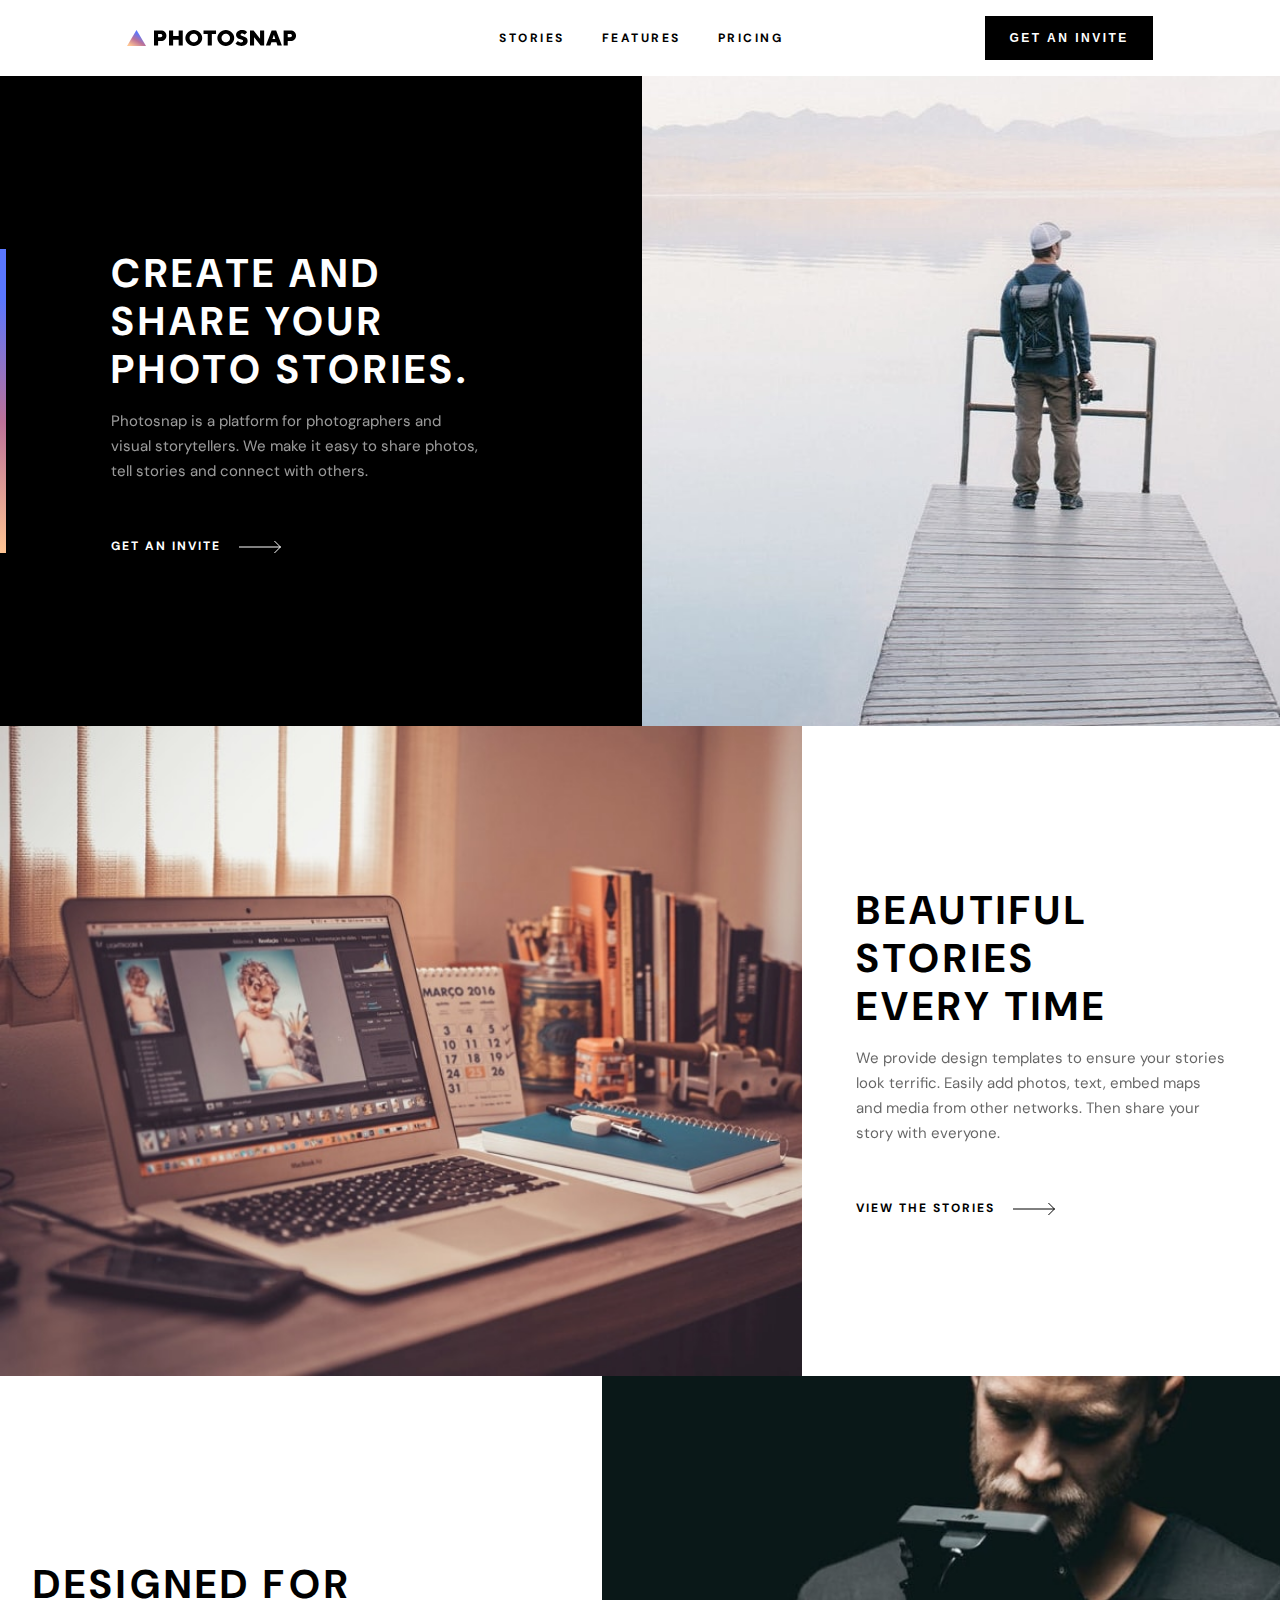
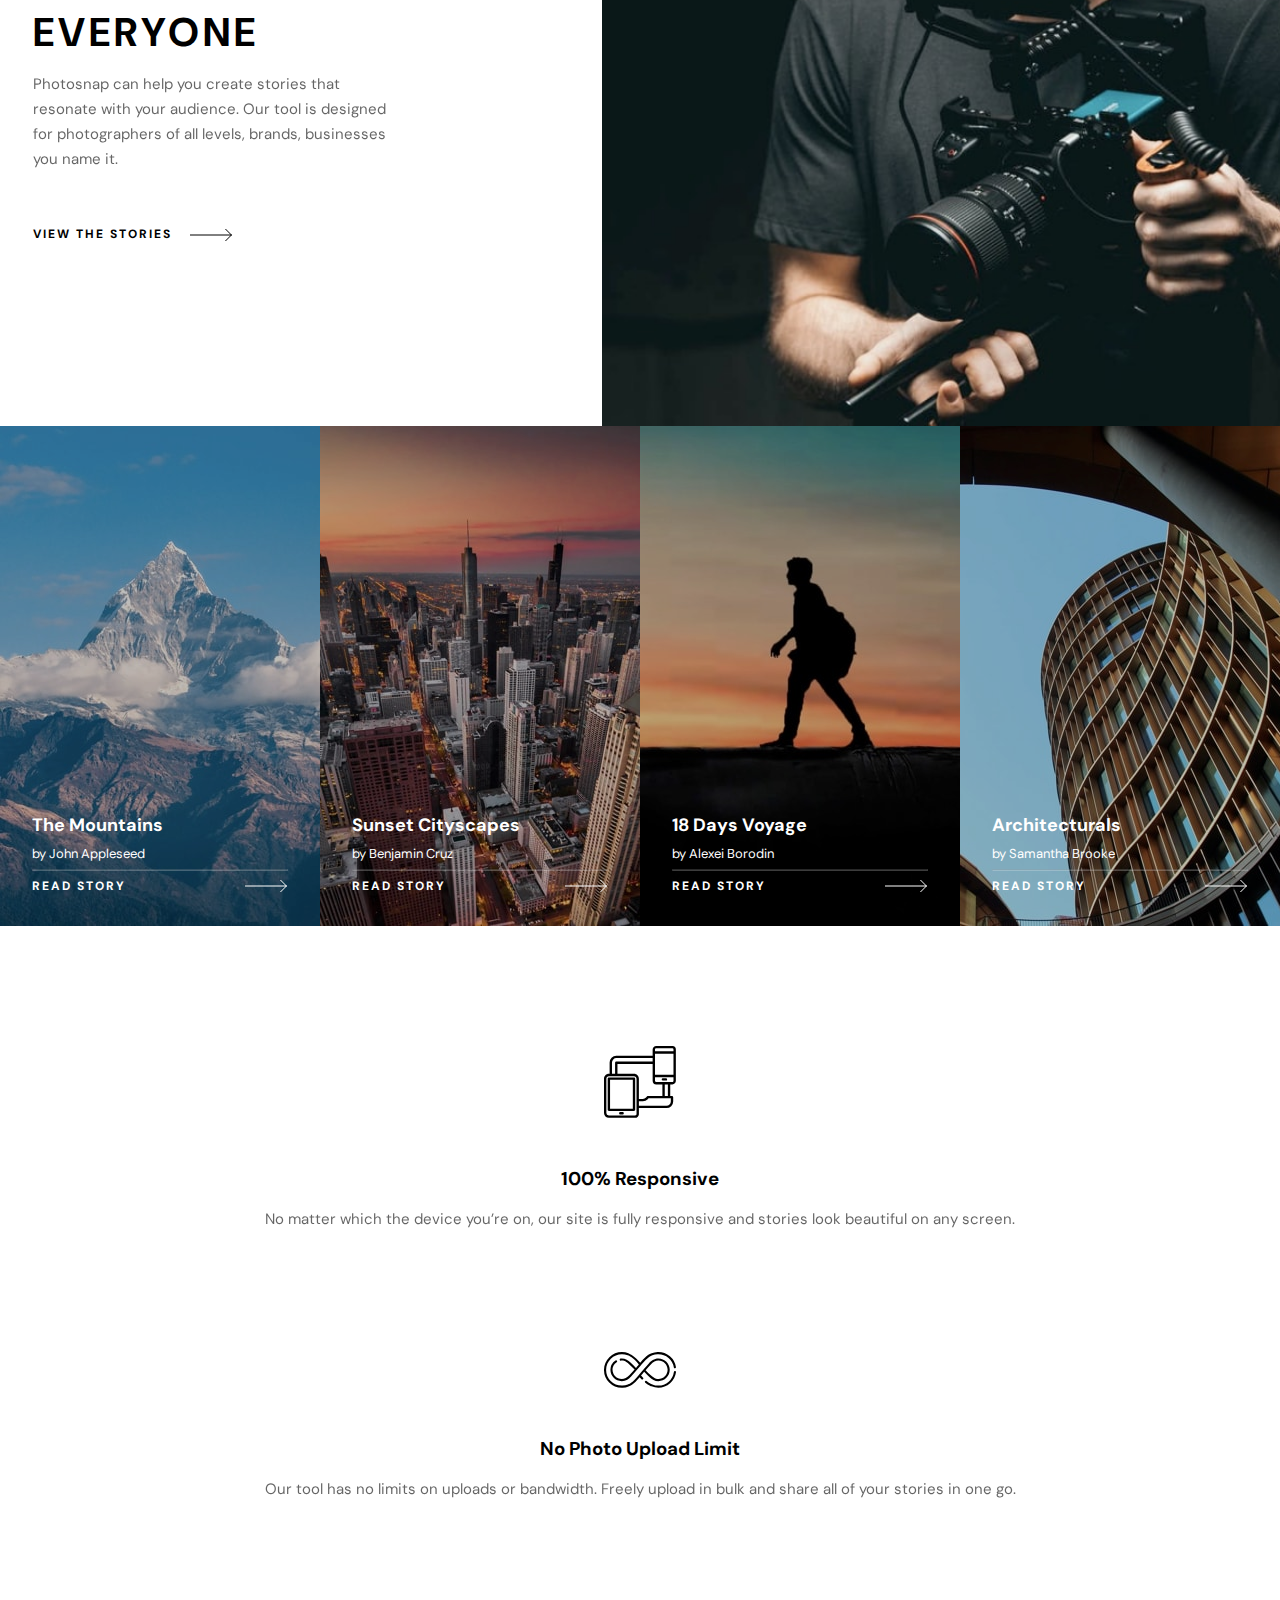
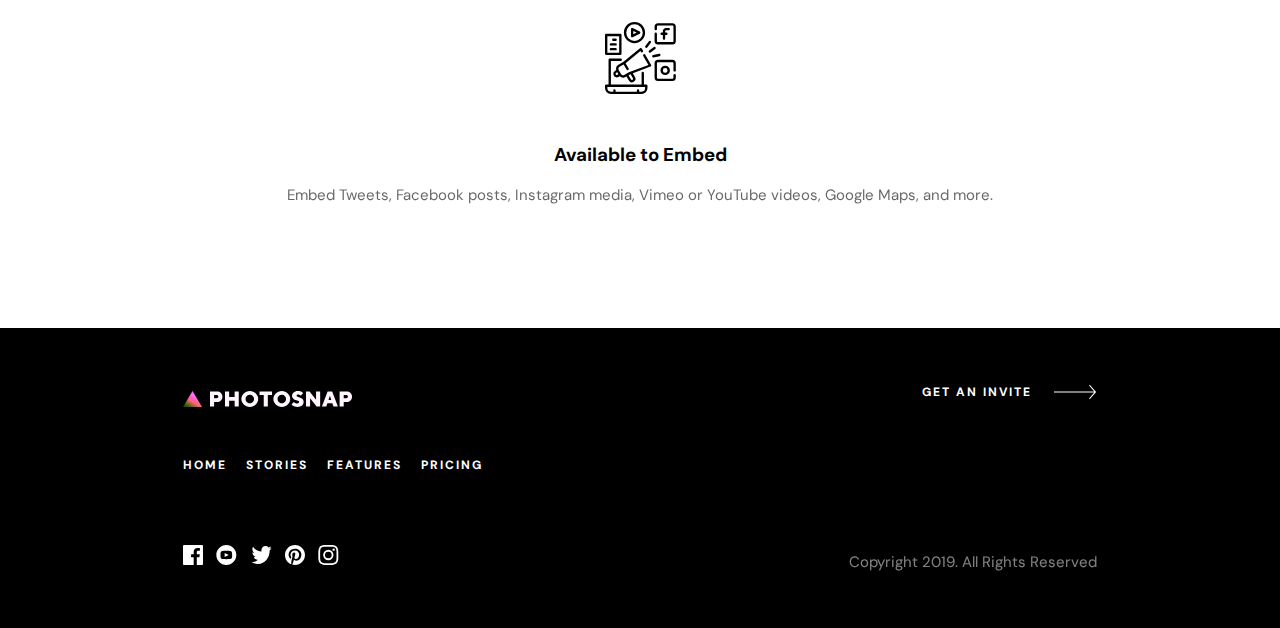
<file: index.html>
<!DOCTYPE html>
<html lang="en">
  <head>
    <link rel="stylesheet" href="common.css" />
    <link rel="stylesheet" href="index.css" />
    <meta charset="UTF-8" />
    <meta http-equiv="X-UA-Compatible" content="IE=edge" />
    <meta name="viewport" content="width=device-width, initial-scale=1.0" />
    <title>Home</title>
  </head>

  <body>
    <header>
      <div class="flex">
        <a href="index.html"
          ><img src="assets/shared/desktop/logo.svg" alt="header-logo"
        /></a>
        <img class="icon" src="assets/shared/mobile/menu.svg" alt="menu-logo" />
        <img
          class="close"
          src="assets/shared/mobile/close.svg"
          alt="close-logo"
        />
      </div>
      <div class="menu-box">
        <div class="menu">
          <a href="./pages/Stories/stories.html">STORIES</a>
          <a href="./pages/Features/features.html">FEATURES</a>
          <a href="./pages/Pricing/pricing.html">PRICING</a>
          <hr />
        </div>
        <div class="btn">
          <button id="btn">GET AN INVITE</button>
        </div>
      </div>
      <a href="index.html">
        <img
          class="tab-desk"
          src="assets/shared/desktop/logo.svg"
          alt="header-logo"
      /></a>
      <div class="menu-bar">
        <div class="menu">
          <a href="./pages/Stories/stories.html">STORIES</a>
          <a href="./pages/Features/features.html">FEATURES</a>
          <a href="./pages/Pricing/pricing.html">PRICING</a>
        </div>
      </div>
      <div class="btn desk">
        <button id="btn">GET AN INVITE</button>
      </div>
    </header>

    <main>
      <section class="first-1">
        <img
          class="mobile img-img"
          src="assets/home/mobile/create-and-share.jpg"
          alt="create-and-share"
          width="100%"
        />
        <img
          class="tablet"
          src="assets/home/tablet/create-and-share.jpg"
          alt="create-and-share"
          width="100%"
        />
        <div class="content">
          <h1>Create and share your photo stories.</h1>
          <p class="text">
            Photosnap is a platform for photographers and visual storytellers.
            We make it easy to share photos, tell stories and connect with
            others.
          </p>
          <div class="invite">
            <p class="text-1">GET AN INVITE</p>
            <img
              class="arrow"
              src="assets/shared/desktop/arrow.svg"
              alt="arrow"
            />
          </div>
          <div class="line"></div>
        </div>
        <div class="hero-img"></div>
      </section>
      <section class="two">
        <img
          class="mobile"
          src="assets/home/mobile/beautiful-stories.jpg"
          alt="beautiful-stories"
          width="100%"
        />
        <img
          class="tablet"
          src="assets/home/tablet/beautiful-stories.jpg"
          alt="beautiful-stories"
          width="100%"
        />
        <img
          class="desktop"
          src="assets/home/desktop/beautiful-stories.jpg"
          alt="beautiful-stories"
          width="100%"
        />
        <div class="white-space first">
          <h1>BEAUTIFUL STORIES EVERY TIME</h1>
          <p class="text">
            We provide design templates to ensure your stories look terrific.
            Easily add photos, text, embed maps and media from other networks.
            Then share your story with everyone.
          </p>
          <div class="invite">
            <p class="text-1">VIEW THE STORIES</p>
            <img src="assets/shared/desktop/arrow.svg" alt="arrow" />
          </div>
        </div>
        <div class="image-space"></div>
      </section>
      <section class="three-3">
        <img
          class="mobile"
          src="assets/home/mobile/designed-for-everyone.jpg"
          alt="designes-for-everyone"
          width="100%"
        />
        <img
          class="tablet"
          src="assets/home/tablet/designed-for-everyone.jpg"
          alt="designes-for-everyone"
          width="100%"
        />
        <img
          class="desktop"
          src="assets/home/desktop/designed-for-everyone.jpg"
          alt="designes-for-everyone"
          width="100%"
        />
        <div class="white-space two">
          <h1>DESIGNED FOR EVERYONE</h1>
          <p class="text">
            Photosnap can help you create stories that resonate with your
            audience. Our tool is designed for photographers of all levels,
            brands, businesses you name it.
          </p>
          <div class="invite">
            <p class="text-1">VIEW THE STORIES</p>
            <img src="assets/shared/desktop/arrow.svg" alt="arrow" />
          </div>
        </div>
        <div class="image-source"></div>
      </section>
      <div class="container">
        <a href="./pages/stories/stories.html" class="card first">
          <h2>The Mountains</h2>
          <p class="name">by John Appleseed</p>
          <hr />
          <div class="arrow-div">
            <p class="about-text">READ STORY</p>
            <img
              class="arr"
              src="assets/shared/desktop/arrow.svg"
              alt="arrow"
            />
          </div>
        </a>
        <a href="./pages/stories/stories.html" class="card second">
          <h2>Sunset Cityscapes</h2>
          <p class="name">by Benjamin Cruz</p>
          <hr />
          <div class="arrow-div">
            <p class="about-text">READ STORY</p>
            <img
              class="arr"
              src="assets/shared/desktop/arrow.svg"
              alt="arrow"
            />
          </div>
        </a>
        <a href="./pages/stories/stories.html" class="card third">
          <h2>18 Days Voyage</h2>
          <p class="name">by Alexei Borodin</p>
          <hr />
          <div class="arrow-div">
            <p class="about-text">READ STORY</p>
            <img
              class="arr"
              src="assets/shared/desktop/arrow.svg"
              alt="arrow"
            />
          </div>
        </a>
        <a href="./pages/stories/stories.html" class="card four">
          <h2>Architecturals</h2>
          <p class="name">by Samantha Brooke</p>
          <hr />
          <div class="arrow-div">
            <p class="about-text">READ STORY</p>
            <img
              class="arr"
              src="assets/shared/desktop/arrow.svg"
              alt="arrow"
            />
          </div>
        </a>
      </div>
      <div class="box-container">
        <div class="white-box">
          <img src="assets/features/desktop/responsive.svg" alt="responsive" />
          <h3>100% Responsive</h3>
          <p>
            No matter which the device you’re on, our site is fully responsive
            and stories look beautiful on any screen.
          </p>
        </div>
        <div class="white-box">
          <img src="assets/features/desktop/no-limit.svg" alt="no-limit" />
          <h3 class="no-limit-text">No Photo Upload Limit</h3>
          <p>
            Our tool has no limits on uploads or bandwidth. Freely upload in
            bulk and share all of your stories in one go.
          </p>
        </div>
        <div class="white-box last">
          <img src="assets/features/desktop/embed.svg" alt="embed" />
          <h3>Available to Embed</h3>
          <p>
            Embed Tweets, Facebook posts, Instagram media, Vimeo or YouTube
            videos, Google Maps, and more.
          </p>
        </div>
      </div>
    </main>

    <footer>
      <div class="flex-wrap">
        <img
          class="footer-icon"
          src="assets/shared/desktop/logo.svg"
          alt="logo"
        />
        <div class="icons">
          <img src="assets/shared/desktop/facebook.svg" />
          <img src="assets/shared/desktop/youtube.svg" />
          <img src="assets/shared/desktop/twitter.svg" />
          <img src="assets/shared/desktop/pinterest.svg" />
          <img src="assets/shared/desktop/instagram.svg" />
        </div>
        <div class="links">
          <a href="/index.html">Home</a>
          <a href="./pages/Stories/stories.html">Stories</a>
          <a href="./pages/Features/features.html">Features</a>
          <a href="./pages/Pricing/pricing.html">Pricing</a>
        </div>
      </div>
      <div class="flex-wrapper">
        <div class="btn-btn">
          <p>GET AN INVITE</p>
          <img src="assets/shared/desktop/arrow.svg" alt="arrow" />
        </div>
        <p class="copyright">Copyright 2019. All Rights Reserved</p>
      </div>
    </footer>
    <script src="main.js"></script>
  </body>
</html>
</file>
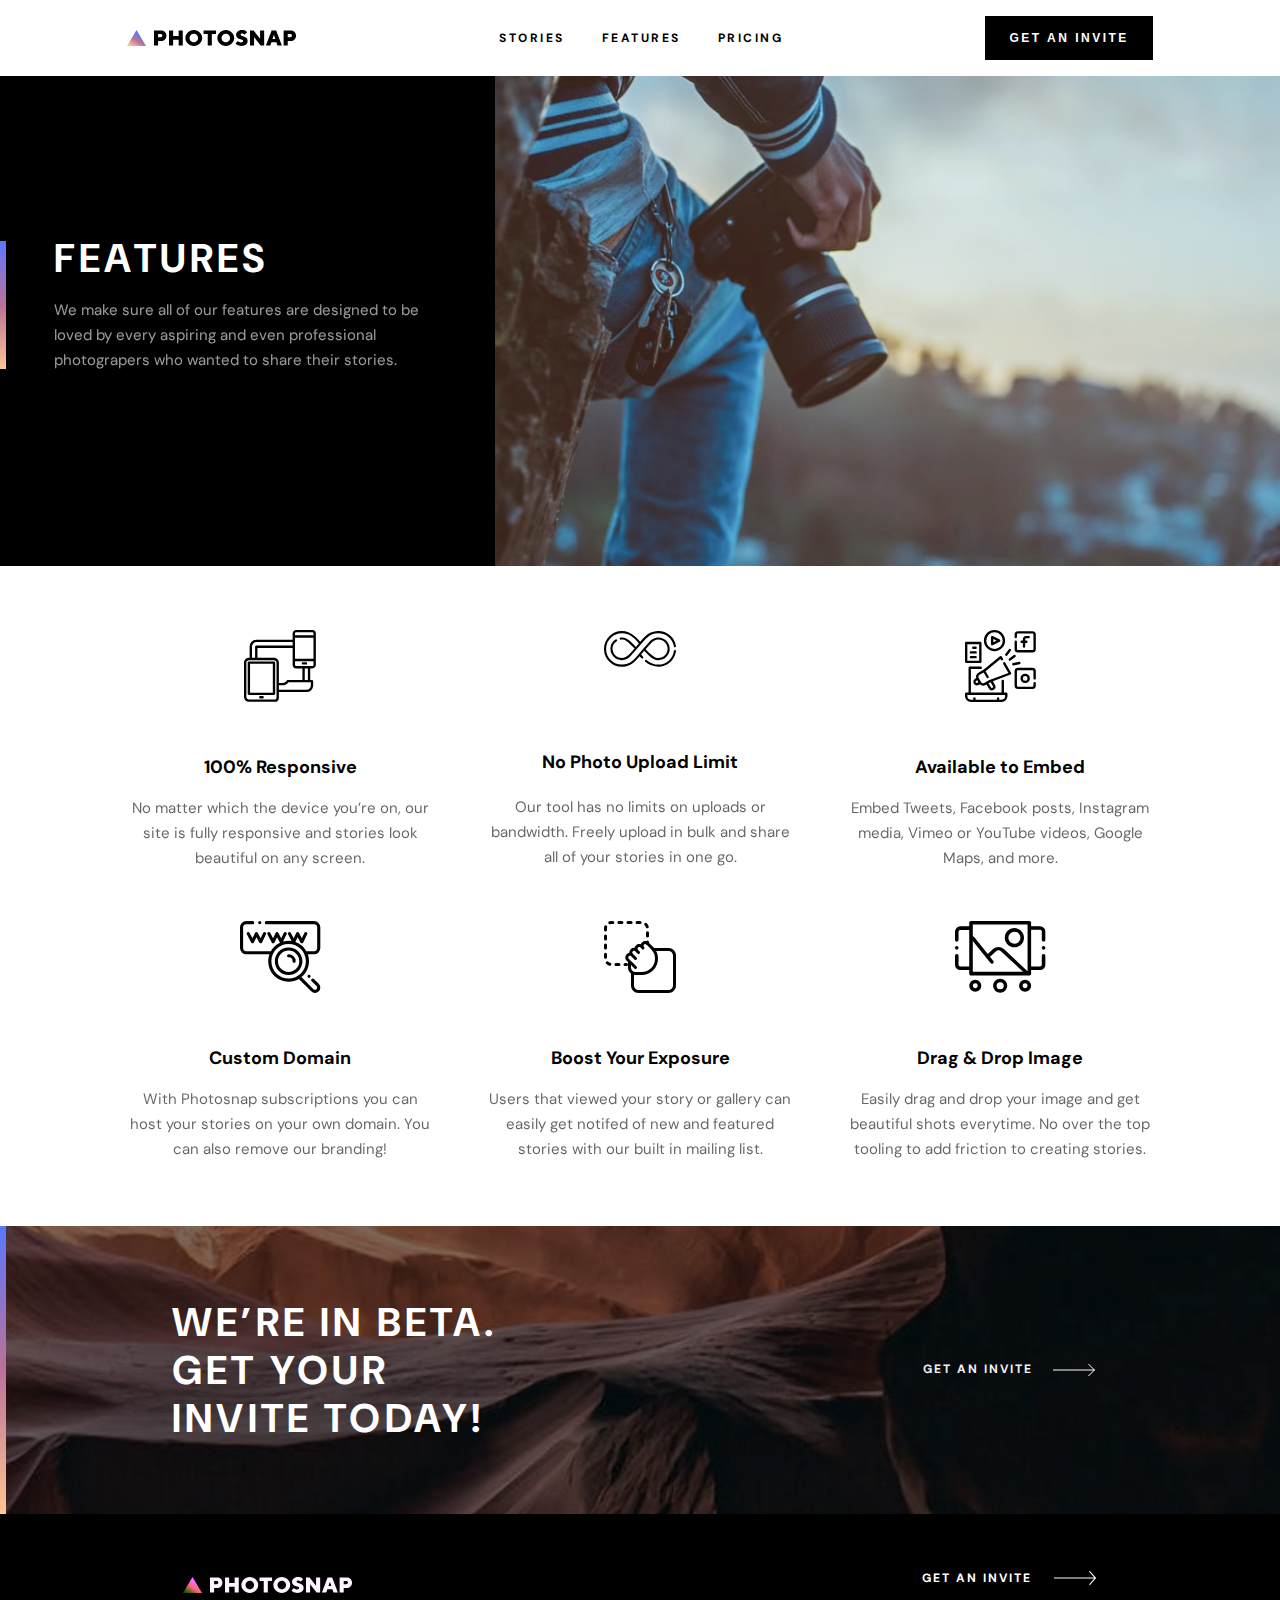
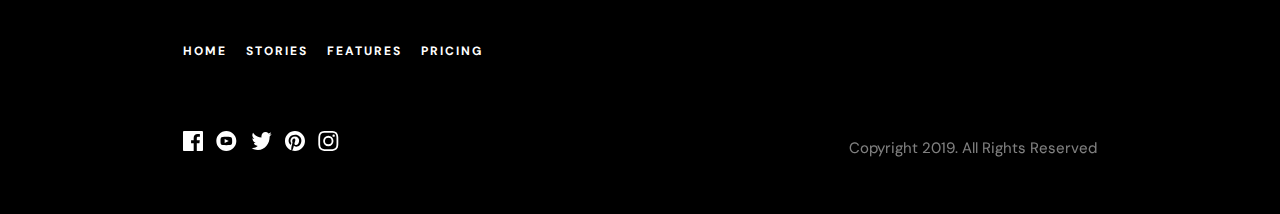
<file: features.html>
<!DOCTYPE html>
<html lang="en">
  <head>
    <link rel="stylesheet" href="/common.css" />
    <meta charset="UTF-8" />
    <meta http-equiv="X-UA-Compatible" content="IE=edge" />
    <meta name="viewport" content="width=device-width, initial-scale=1.0" />
    <link rel="stylesheet" href="./src/features.css" />
    <link rel="preconnect" href="https://fonts.googleapis.com" />
    <link rel="preconnect" href="https://fonts.gstatic.com" crossorigin />
    <link
      href="https://fonts.googleapis.com/css2?family=Outfit:wght@300;700;800&display=swap"
      rel="stylesheet"
    />
    <title>Document</title>
  </head>

  <body>
    <header>
      <div class="flex">
        <a href="index.html"
          ><img src="assets/shared/desktop/logo.svg" alt="header-logo"
        /></a>
        <img class="icon" src="assets/shared/mobile/menu.svg" alt="menu-logo" />
        <img
          class="close"
          src="assets/shared/mobile/close.svg"
          alt="close-logo"
        />
      </div>
      <div class="menu-box">
        <div class="menu">
          <a href="stories.html">STORIES</a>
          <a href="features.html">FEATURES</a>
          <a href="pricing.html">PRICING</a>
          <hr />
        </div>
        <div class="btn">
          <button id="btn">GET AN INVITE</button>
        </div>
      </div>
      <a href="index.html">
        <img
          class="tab-desk"
          src="assets/shared/desktop/logo.svg"
          alt="header-logo"
      /></a>
      <div class="menu-bar">
        <div class="menu">
          <a href="stories.html">STORIES</a>
          <a href="features.html">FEATURES</a>
          <a href="pricing.html">PRICING</a>
        </div>
      </div>
      <div class="btn desk">
        <button id="btn">GET AN INVITE</button>
      </div>
    </header>

    <section class="section1">
      <div class="features-text">
        <h1>features</h1>
        <p>
          We make sure all of our features are designed to be loved by every
          aspiring and even professional photograpers who wanted to share their
          stories.
        </p>
        <div class="rectangle"></div>
      </div>
      <div class="features-image">
        <img src="./assets/features/mobile/hero.jpg" class="image1-mobile" />
        <img src="./assets/features/tablet/hero.jpg" class="image1-tablet" />
        <img src="./assets/features/desktop/hero.jpg" class="image1-desktop" />
      </div>
    </section>

    <section class="section2">
      <div class="box">
        <img src="./assets/features/desktop/responsive.svg" />
        <h3>100% Responsive</h3>
        <p>
          No matter which the device you’re on, our site is fully responsive and
          stories look beautiful on any screen.
        </p>
      </div>
      <div class="box">
        <img src="./assets/features/desktop/no-limit.svg" />
        <h3 id="id1">No Photo Upload Limit</h3>
        <p id="id">
          Our tool has no limits on uploads or bandwidth. Freely upload in bulk
          and share all of your stories in one go.
        </p>
      </div>
      <div class="box">
        <img src="./assets/features/desktop/embed.svg" />
        <h3>Available to Embed</h3>
        <p>
          Embed Tweets, Facebook posts, Instagram media, Vimeo or YouTube
          videos, Google Maps, and more.
        </p>
      </div>
      <div class="box">
        <img src="./assets/features/desktop/custom-domain.svg" />
        <h3>Custom Domain</h3>
        <p>
          With Photosnap subscriptions you can host your stories on your own
          domain. You can also remove our branding!
        </p>
      </div>
      <div class="box">
        <img src="./assets/features/desktop/boost-exposure.svg" />
        <h3>Boost Your Exposure</h3>
        <p>
          Users that viewed your story or gallery can easily get notifed of new
          and featured stories with our built in mailing list.
        </p>
      </div>
      <div class="box">
        <img src="./assets/features/desktop/drag-drop.svg" />
        <h3>Drag & Drop Image</h3>
        <p>
          Easily drag and drop your image and get beautiful shots everytime. No
          over the top tooling to add friction to creating stories.
        </p>
      </div>
    </section>

    <div class="beta">
      <div class="rectangle1"></div>
      <div class="beta-div">
        <h1>We’re in beta. Get your invite today!</h1>
      </div>
      <div class="arrow-div">
        <p class="hover">GET AN INVITE</p>
        <img src="./assets/shared/desktop/arrow.svg" class="arrow" />
      </div>
    </div>

    <footer>
      <div class="flex-wrap">
        <img
          class="footer-icon"
          src="assets/shared/desktop/logo.svg"
          alt="logo"
        />
        <div class="icons">
          <img src="assets/shared/desktop/facebook.svg" />
          <img src="assets/shared/desktop/youtube.svg" />
          <img src="assets/shared/desktop/twitter.svg" />
          <img src="assets/shared/desktop/pinterest.svg" />
          <img src="assets/shared/desktop/instagram.svg" />
        </div>
        <div class="links">
          <a href="index.html">Home</a>
          <a href="stories.html">Stories</a>
          <a href="features.html">Features</a>
          <a href="pricing.html">Pricing</a>
        </div>
      </div>
      <div class="flex-wrapper">
        <div class="btn-btn">
          <p>GET AN INVITE</p>
          <img src="assets/shared/desktop/arrow.svg" alt="arrow" />
        </div>
        <p class="copyright">Copyright 2019. All Rights Reserved</p>
      </div>
    </footer>
    <script src="main.js"></script>
  </body>
</html>
</file>
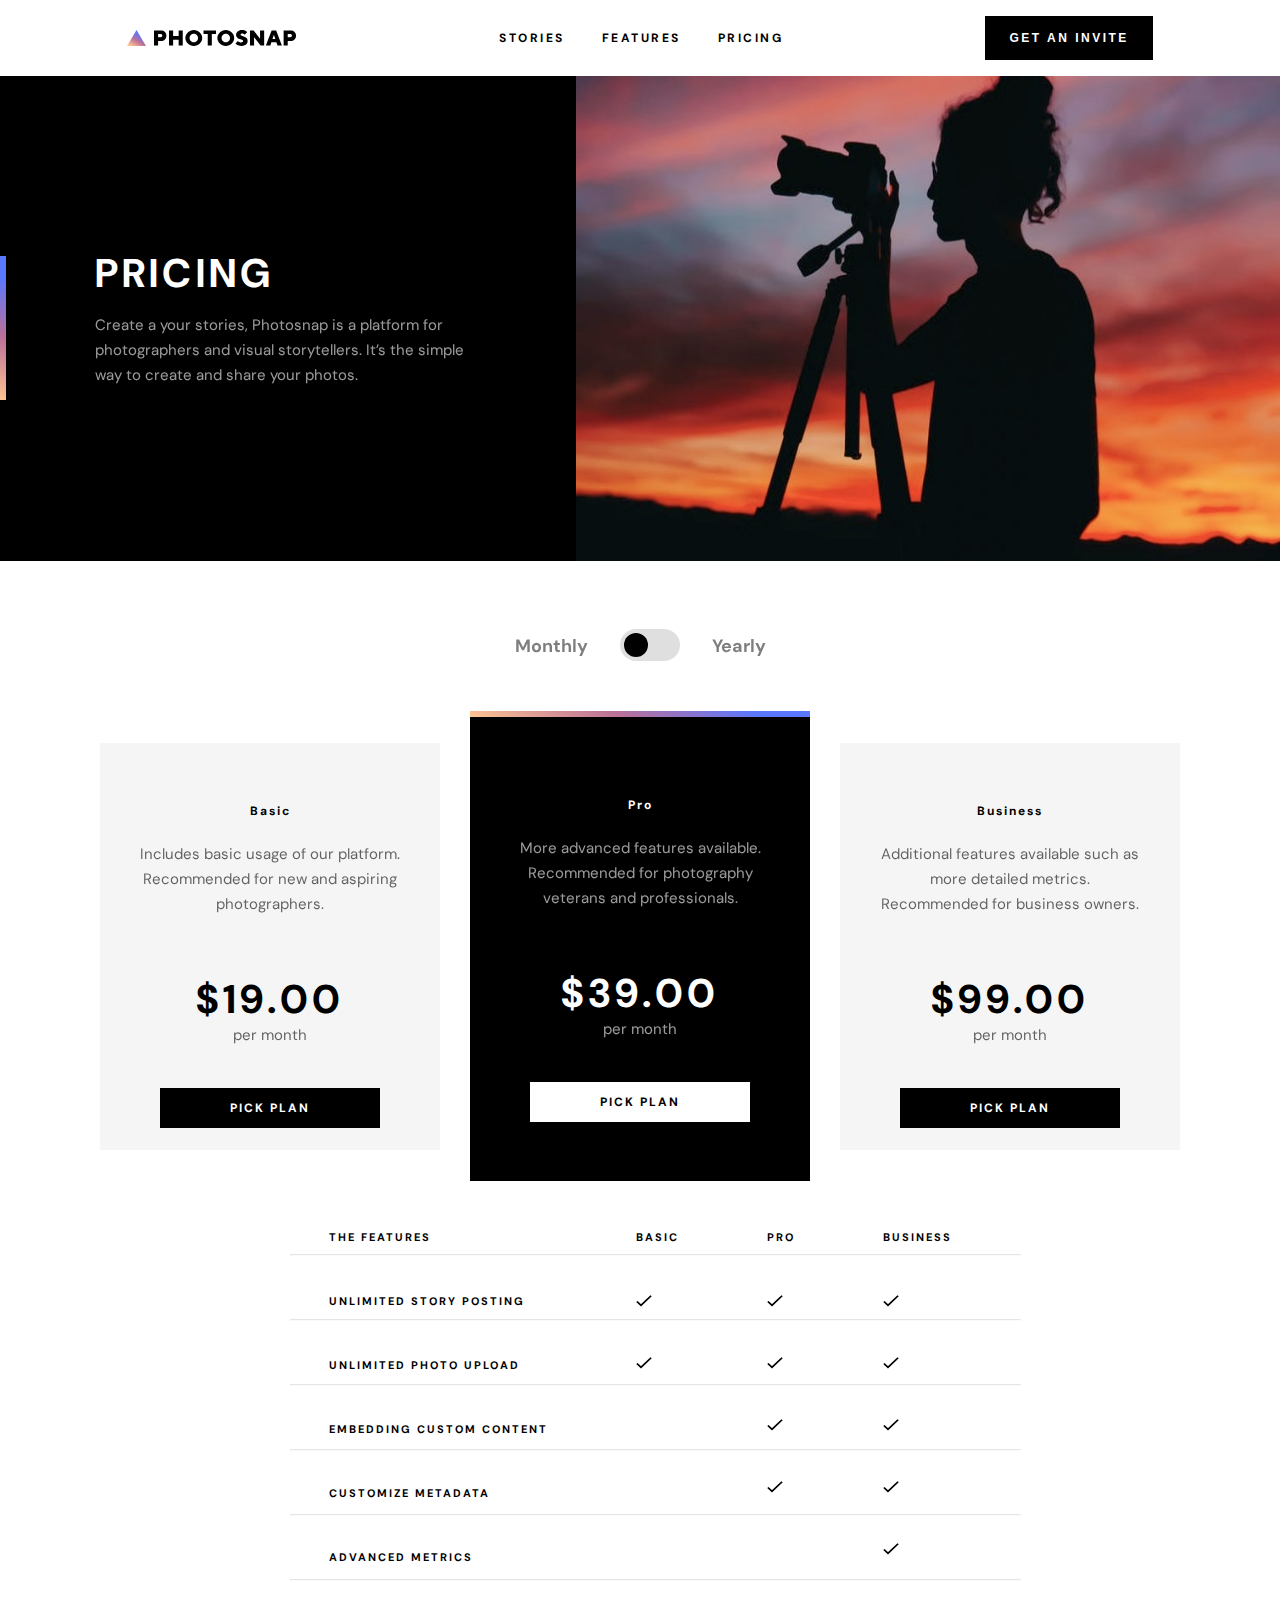
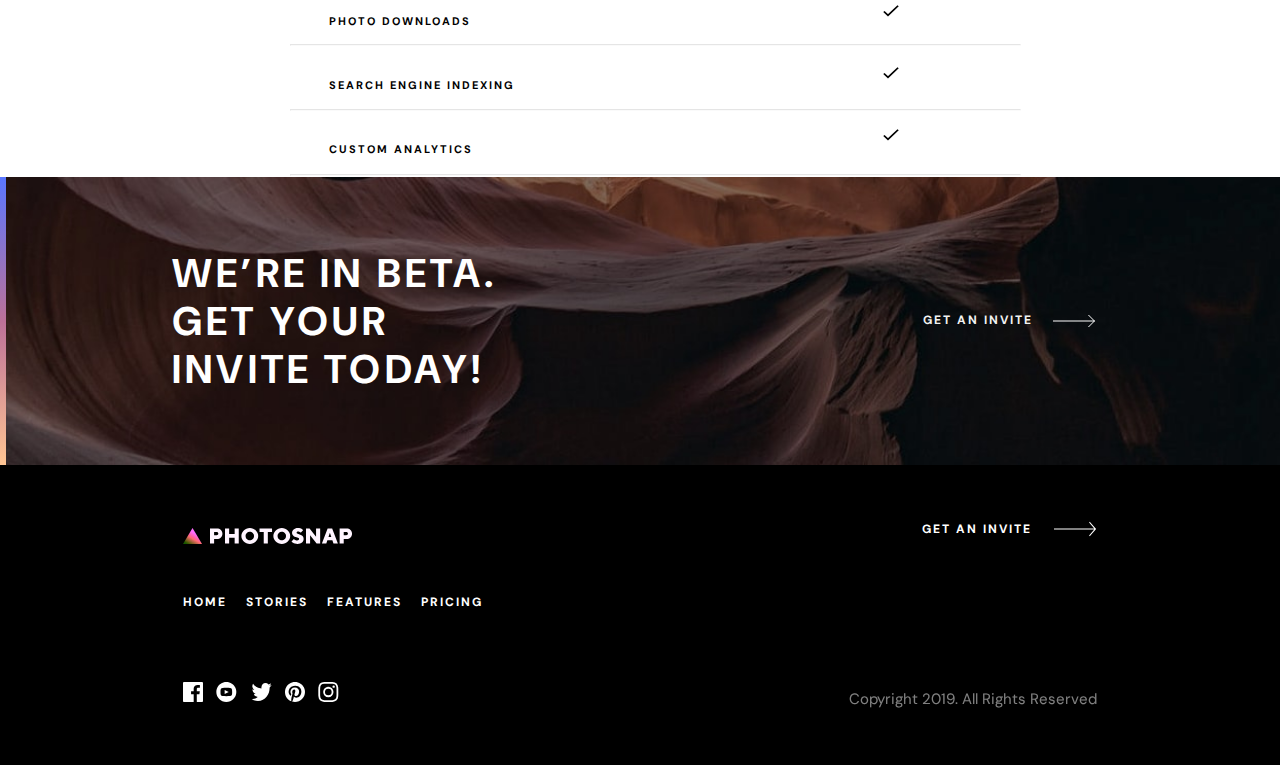
<file: pricing.html>
<!DOCTYPE html>
<html lang="en">
  <head>
    <link rel="stylesheet" href="common.css" />
    <meta charset="UTF-8" />
    <meta http-equiv="X-UA-Compatible" content="IE=edge" />
    <meta name="viewport" content="width=device-width, initial-scale=1.0" />
    <link rel="stylesheet" href="./src/pricing.css" />
    <title>pricing</title>
  </head>
  <body>
    <header>
      <div class="flex">
        <a href="index.html"
          ><img src="assets/shared/desktop/logo.svg" alt="header-logo"
        /></a>
        <img class="icon" src="assets/shared/mobile/menu.svg" alt="menu-logo" />
        <img
          class="close"
          src="assets/shared/mobile/close.svg"
          alt="close-logo"
        />
      </div>
      <div class="menu-box">
        <div class="menu">
          <a href="stories.html">STORIES</a>
          <a href="features.html">FEATURES</a>
          <a href="pricing.html">PRICING</a>
          <hr />
        </div>
        <div class="btn">
          <button id="btn">GET AN INVITE</button>
        </div>
      </div>
      <a href="index.html">
        <img
          class="tab-desk"
          src="assets/shared/desktop/logo.svg"
          alt="header-logo"
      /></a>
      <div class="menu-bar">
        <div class="menu">
          <a href="stories.html">STORIES</a>
          <a href="features.html">FEATURES</a>
          <a href="pricing.html">PRICING</a>
        </div>
      </div>
      <div class="btn desk">
        <button id="btn">GET AN INVITE</button>
      </div>
    </header>
    <section class="first-section">
      <img class="mob" src="assets/pricing/mobile/hero.jpg" alt="hero" />
      <img class="tab" src="assets/pricing/tablet/hero.jpg" alt="hero" />
      <img class="desktop" src="assets/pricing/desktop/hero.jpg" alt="hero" />
      <div class="dark-box">
        <h2>PRICING</h2>
        <p>
          Create a your stories, Photosnap is a platform for photographers and
          visual storytellers. It’s the simple way to create and share your
          photos.
        </p>
        <div class="line"></div>
      </div>
    </section>
    <section class="period">
      <p id="month">Monthly</p>
      <label class="switch" for="checkbox">
        <input type="checkbox" id="checkbox" />
        <div class="slider round"></div>
      </label>
      <p id="year">Yearly</p>
    </section>
    <section class="box-container">
      <div class="first">
        <div class="box">
          <h2>Basic</h2>
          <p>
            Includes basic usage of our platform. Recommended for new and
            aspiring photographers.
          </p>
        </div>
        <div class="price">
          <p id="price-1">$19.00</p>
          <span id="period">per month</span>
        </div>
        <button class="btn">PICK PLAN</button>
      </div>
      <div class="first dark">
        <div class="box">
          <h2>Pro</h2>
          <p>
            More advanced features available. Recommended for photography
            veterans and professionals.
          </p>
        </div>
        <div class="price">
          <p id="price-2">$39.00</p>
          <span id="period-2">per month</span>
        </div>
        <button>PICK PLAN</button>
        <div class="line-1"></div>
      </div>
      <div class="first">
        <div class="box">
          <h2>Business</h2>
          <p>
            Additional features available such as more detailed metrics.
            Recommended for business owners.
          </p>
        </div>
        <div class="price">
          <p id="price-3">$99.00</p>
          <span id="period-3">per month</span>
        </div>
        <button class="btn">PICK PLAN</button>
      </div>
    </section>
    <div class="table">
      <h5>COMPARE</h5>
      <h2 class>THE FEATURES</h2>
      <hr class="line2" />
      <div class="tablecomponent">
        <h2>UNLIMITED STORY POSTING</h2>
        <p class="tabletitle one">BASIC</p>
        <p class="tabletitle two">PRO</p>
        <p class="tabletitle three">BUSINESS</p>
        <img class="path1" src="./assets/pricing/desktop/check.svg" />
        <img class="path2" src="./assets/pricing/desktop/check.svg" />
        <img class="path3" src="./assets/pricing/desktop/check.svg" />
      </div>
      <hr class="line1" />
      <div class="tablecomponent">
        <h2>UNLIMITED STORY POSTING</h2>
        <p class="tabletitle one">BASIC</p>
        <p class="tabletitle two">PRO</p>
        <p class="tabletitle three">BUSINESS</p>
        <img class="path1" src="./assets/pricing/desktop/check.svg" />
        <img class="path2" src="./assets/pricing/desktop/check.svg" />
        <img class="path3" src="./assets/pricing/desktop/check.svg" />
      </div>
      <hr class="line1" />
      <div class="tablecomponent">
        <h2>UNLIMITED STORY POSTING</h2>
        <p class="tabletitle one">BASIC</p>
        <p class="tabletitle two">PRO</p>
        <p class="tabletitle three">BUSINESS</p>
        <!-- <img class="path1" src="./assets/pricing/desktop/check.svg" /> -->
        <img class="path2" src="./assets/pricing/desktop/check.svg" />
        <img class="path3" src="./assets/pricing/desktop/check.svg" />
      </div>
      <hr class="line1" />
      <div class="tablecomponent">
        <h2>UNLIMITED STORY POSTING</h2>
        <p class="tabletitle one">BASIC</p>
        <p class="tabletitle two">PRO</p>
        <p class="tabletitle three">BUSINESS</p>
        <!-- <img class="path1" src="./assets/pricing/desktop/check.svg" /> -->
        <img class="path2" src="./assets/pricing/desktop/check.svg" />
        <img class="path3" src="./assets/pricing/desktop/check.svg" />
      </div>
      <hr class="line1" />
      <div class="tablecomponent">
        <h2>UNLIMITED STORY POSTING</h2>
        <p class="tabletitle one">BASIC</p>
        <p class="tabletitle two">PRO</p>
        <p class="tabletitle three">BUSINESS</p>
        <!-- <img class="path1" src="./assets/pricing/desktop/check.svg" /> -->
        <!-- <img class="path2" src="./assets/pricing/desktop/check.svg" /> -->
        <img class="path3" src="./assets/pricing/desktop/check.svg" />
      </div>
      <hr class="line1" />
      <div class="tablecomponent">
        <h2>UNLIMITED STORY POSTING</h2>
        <p class="tabletitle one">BASIC</p>
        <p class="tabletitle two">PRO</p>
        <p class="tabletitle three">BUSINESS</p>
        <!-- <img class="path1" src="./assets/pricing/desktop/check.svg" /> -->
        <!-- <img class="path2" src="./assets/pricing/desktop/check.svg" /> -->
        <img class="path3" src="./assets/pricing/desktop/check.svg" />
      </div>
      <hr class="line1" />
      <div class="tablecomponent">
        <h2>UNLIMITED STORY POSTING</h2>
        <p class="tabletitle one">BASIC</p>
        <p class="tabletitle two">PRO</p>
        <p class="tabletitle three">BUSINESS</p>
        <!-- <img class="path1" src="./assets/pricing/desktop/check.svg" /> -->
        <!-- <img class="path2" src="./assets/pricing/desktop/check.svg" /> -->
        <img class="path3" src="./assets/pricing/desktop/check.svg" />
      </div>
      <hr class="line1" />
      <div class="tablecomponent">
        <h2>UNLIMITED STORY POSTING</h2>
        <p class="tabletitle one">BASIC</p>
        <p class="tabletitle two">PRO</p>
        <p class="tabletitle three">BUSINESS</p>
        <!-- <img class="path1" src="./assets/pricing/desktop/check.svg" /> -->
        <!-- <img class="path2" src="./assets/pricing/desktop/check.svg" /> -->
        <img class="path3" src="./assets/pricing/desktop/check.svg" />
      </div>
      <hr class="line1" />
    </div>

    <div class="table1">
      <div class="features">
        <p class="description">THE FEATURES</p>
        <p class="description">UNLIMITED STORY POSTING</p>
        <p class="description">UNLIMITED PHOTO UPLOAD</p>
        <p class="description">EMBEDDING CUSTOM CONTENT</p>
        <p class="description">CUSTOMIZE METADATA</p>
        <p class="description">ADVANCED METRICS</p>
        <p class="description">PHOTO DOWNLOADS</p>
        <p class="description">SEARCH ENGINE INDEXING</p>
        <p class="description">CUSTOM ANALYTICS</p>
      </div>

      <div class="features1">
        <p class="description">BASIC</p>
        <img class="path4" src="./assets/pricing/desktop/check.svg" />
        <img class="path4" src="./assets/pricing/desktop/check.svg" />
      </div>
      <div class="features1">
        <p class="description">PRO</p>
        <img class="path4" src="./assets/pricing/desktop/check.svg" />
        <img class="path4" src="./assets/pricing/desktop/check.svg" />
        <img class="path4" src="./assets/pricing/desktop/check.svg" />
        <img class="path4" src="./assets/pricing/desktop/check.svg" />
      </div>
      <div class="features1">
        <p class="description">BUSINESS</p>
        <img class="path4" src="./assets/pricing/desktop/check.svg" />
        <img class="path4" src="./assets/pricing/desktop/check.svg" />
        <img class="path4" src="./assets/pricing/desktop/check.svg" />
        <img class="path4" src="./assets/pricing/desktop/check.svg" />
        <img class="path4" src="./assets/pricing/desktop/check.svg" />
        <img class="path4" src="./assets/pricing/desktop/check.svg" />
        <img class="path4" src="./assets/pricing/desktop/check.svg" />
        <img class="path4" src="./assets/pricing/desktop/check.svg" />
      </div>
      <div class="lines9">
        <hr class="line9" />
        <hr class="line9" />
        <hr class="line9" />
        <hr class="line9" />
        <hr class="line9" />
        <hr class="line9" />
        <hr class="line9" />
        <hr class="line9" />
        <hr class="line9" />
      </div>
    </div>
    <div class="beta">
      <div class="rectangle1"></div>
      <div class="beta-div">
        <h1>We’re in beta. Get your invite today!</h1>
      </div>
      <div class="arrow-div">
        <p class="hover">GET AN INVITE</p>
        <img src="./assets/shared/desktop/arrow.svg" class="arrow" />
      </div>
    </div>

    <footer>
      <div class="flex-wrap">
        <img
          class="footer-icon"
          src="assets/shared/desktop/logo.svg"
          alt="logo"
        />
        <div class="icons">
          <img src="assets/shared/desktop/facebook.svg" />
          <img src="assets/shared/desktop/youtube.svg" />
          <img src="assets/shared/desktop/twitter.svg" />
          <img src="assets/shared/desktop/pinterest.svg" />
          <img src="assets/shared/desktop/instagram.svg" />
        </div>
        <div class="links">
          <a href="index.html">Home</a>
          <a href="stories.html">Stories</a>
          <a href="features.html">Features</a>
          <a href="pricing.html">Pricing</a>
        </div>
      </div>
      <div class="flex-wrapper">
        <div class="btn-btn">
          <p>GET AN INVITE</p>
          <img src="assets/shared/desktop/arrow.svg" alt="arrow" />
        </div>
        <p class="copyright">Copyright 2019. All Rights Reserved</p>
      </div>
    </footer>
    <script src="pricing.js"></script>
    <script src="main.js"></script>
  </body>
</html>
</file>
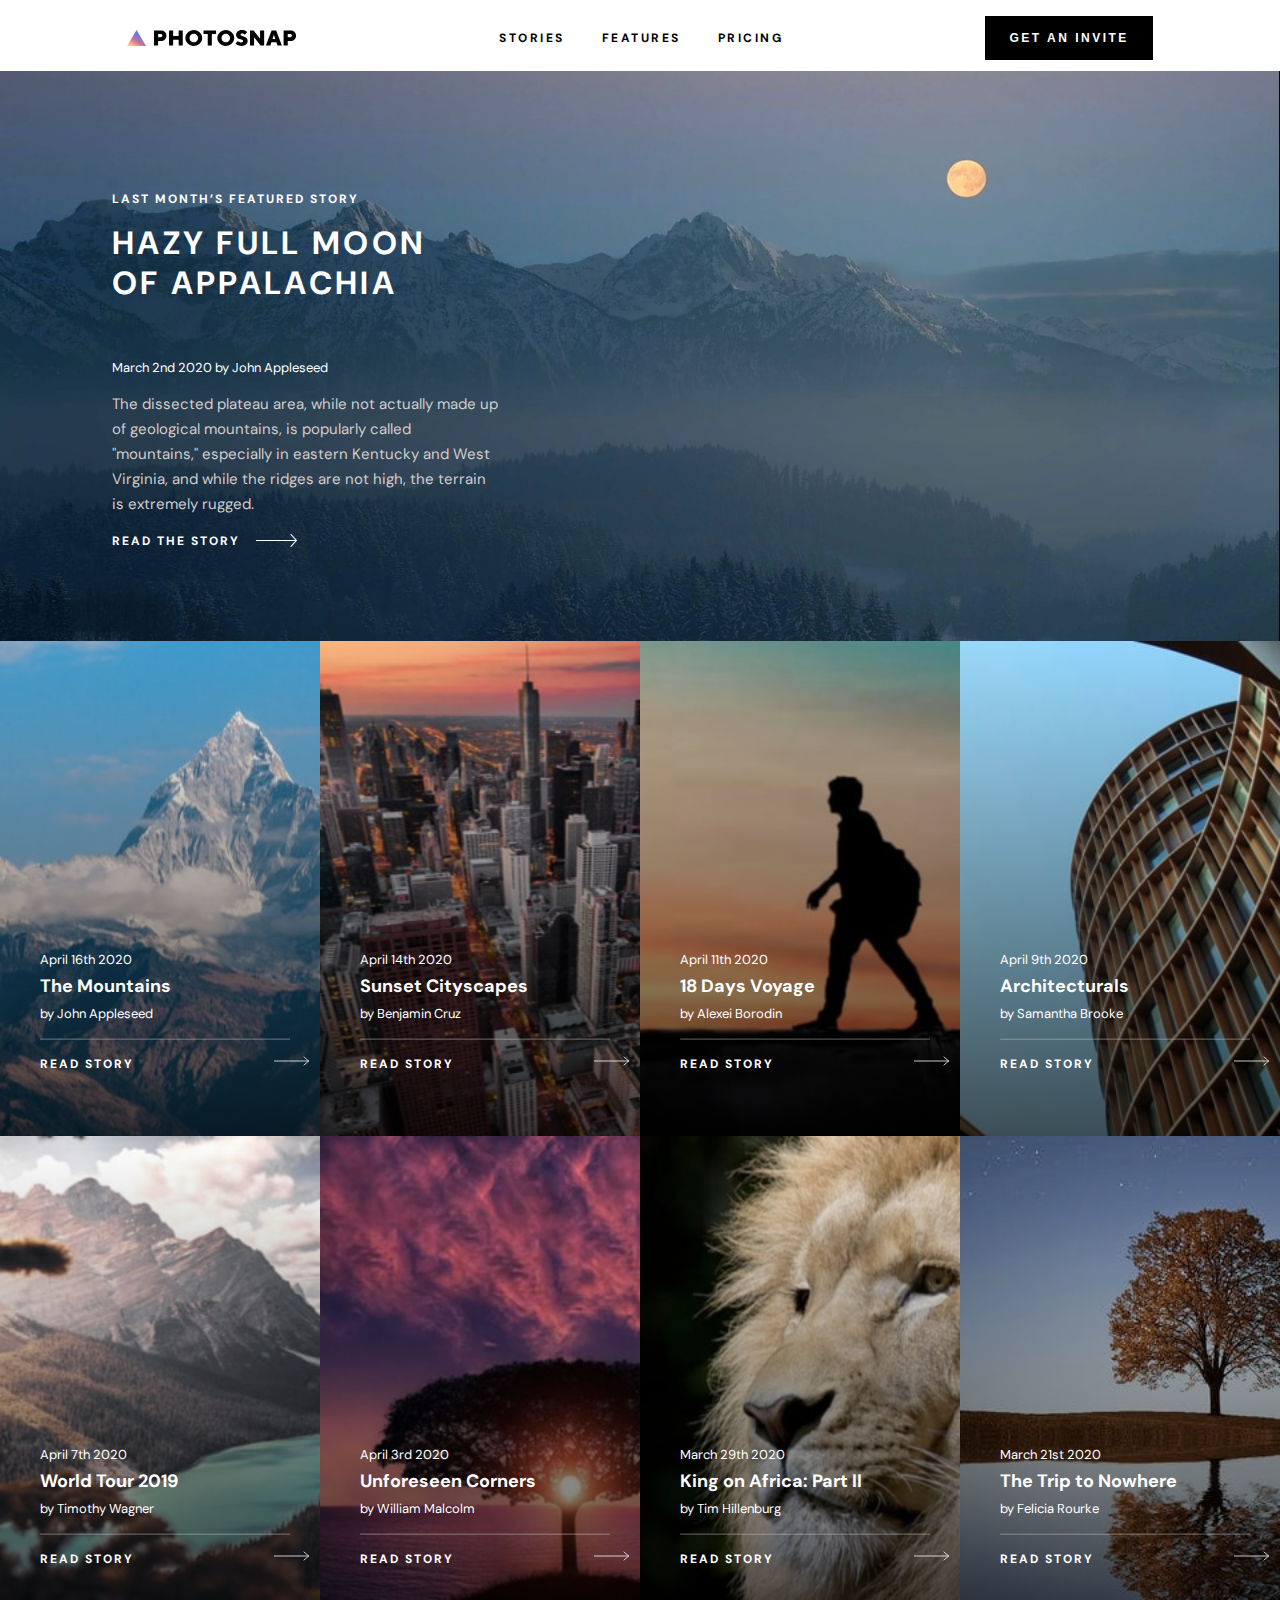
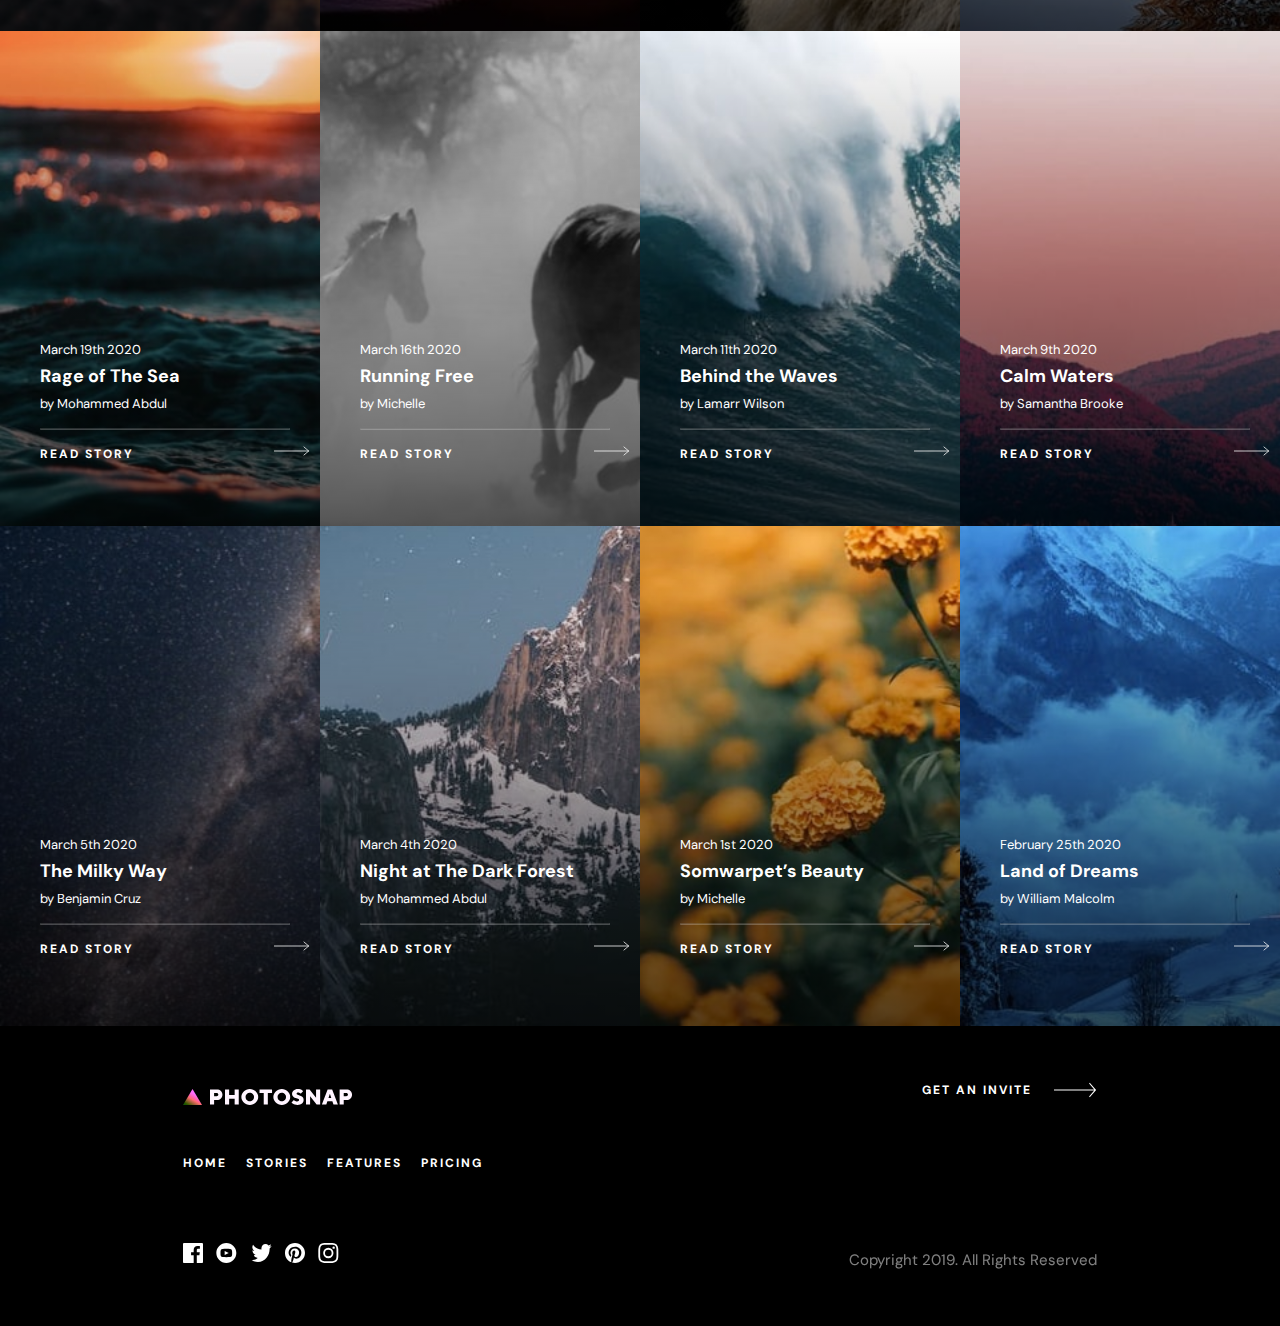
<file: stories.html>
<!DOCTYPE html>
<html lang="en">
  <head>
    <link rel="stylesheet" href="common.css" />
    <meta charset="UTF-8" />
    <meta http-equiv="X-UA-Compatible" content="IE=edge" />
    <meta name="viewport" content="width=device-width, initial-scale=1.0" />
    <link rel="stylesheet" href="./src/stories.css" />
    <title>Document</title>
  </head>

  <body>
    <header>
      <div class="flex">
        <a href="index.html"
          ><img src="assets/shared/desktop/logo.svg" alt="header-logo"
        /></a>
        <img class="icon" src="assets/shared/mobile/menu.svg" alt="menu-logo" />
        <img
          class="close"
          src="assets/shared/mobile/close.svg"
          alt="close-logo"
        />
      </div>
      <div class="menu-box">
        <div class="menu">
          <a href="stories.html">STORIES</a>
          <a href="features.html">FEATURES</a>
          <a href="pricing.html">PRICING</a>
          <hr />
        </div>
        <div class="btn">
          <button id="btn">GET AN INVITE</button>
        </div>
      </div>
      <a href="index.html">
        <img
          class="tab-desk"
          src="assets/shared/desktop/logo.svg"
          alt="header-logo"
      /></a>
      <div class="menu-bar">
        <div class="menu">
          <a href="stories.html">STORIES</a>
          <a href="features.html">FEATURES</a>
          <a href="pricing.html">PRICING</a>
        </div>
      </div>
      <div class="btn desk">
        <button id="btn">GET AN INVITE</button>
      </div>
    </header>
    <image
      class="picture"
      src="./assets/stories/mobile/moon-of-appalacia.jpg"
    ></image>
    <div class="blackcontainer">
      <h1>LAST MONTH’S FEATURED STORY</h1>
      <h2>HAZY FULL MOON OF APPALACHIA</h2>
      <p class="march">March 2nd 2020 by John Appleseed</p>
      <p class="virginia">
        The dissected plateau area, while not actually made up of geological
        mountains, is popularly called "mountains," especially in eastern
        Kentucky and West Virginia, and while the ridges are not high, the
        terrain is extremely rugged.
      </p>
      <div class="readarrow">
        <p class="read">READ THE STORY</p>
        <image
          class="arrow"
          src="./assets/shared/desktop/arrowwhite.svg"
        ></image>
      </div>
    </div>
    <div class="section">
      <div class="story one">
        <div class="timecontainer">
          <p class="first">April 16th 2020</p>
          <p class="second">The Mountains</p>
          <p class="third">by John Appleseed</p>
          <hr class="line" />
          <div class="readarrow1">
            <p class="fourth">READ STORY</p>
            <image
              class="arrow1"
              src="./assets/shared/desktop/arrowwhite.svg"
            ></image>
          </div>
        </div>
      </div>
      <div class="story two">
        <div class="timecontainer">
          <p class="first">April 14th 2020</p>
          <p class="second">Sunset Cityscapes</p>
          <p class="third">by Benjamin Cruz</p>
          <hr class="line" />
          <div class="readarrow1">
            <p class="fourth">READ STORY</p>
            <image
              class="arrow1"
              src="./assets/shared/desktop/arrowwhite.svg"
            ></image>
          </div>
        </div>
      </div>
      <div class="story three">
        <div class="timecontainer">
          <p class="first">April 11th 2020</p>
          <p class="second">18 Days Voyage</p>
          <p class="third">by Alexei Borodin</p>
          <hr class="line" />
          <div class="readarrow1">
            <p class="fourth">READ STORY</p>
            <image
              class="arrow1"
              src="./assets/shared/desktop/arrowwhite.svg"
            ></image>
          </div>
        </div>
      </div>
      <div class="story four">
        <div class="timecontainer">
          <p class="first">April 9th 2020</p>
          <p class="second">Architecturals</p>
          <p class="third">by Samantha Brooke</p>
          <hr class="line" />
          <div class="readarrow1">
            <p class="fourth">READ STORY</p>
            <image
              class="arrow1"
              src="./assets/shared/desktop/arrowwhite.svg"
            ></image>
          </div>
        </div>
      </div>
      <div class="story five">
        <div class="timecontainer">
          <p class="first">April 7th 2020</p>
          <p class="second">World Tour 2019</p>
          <p class="third">by Timothy Wagner</p>
          <hr class="line" />
          <div class="readarrow1">
            <p class="fourth">READ STORY</p>
            <image
              class="arrow1"
              src="./assets/shared/desktop/arrowwhite.svg"
            ></image>
          </div>
        </div>
      </div>
      <div class="story six">
        <div class="timecontainer">
          <p class="first">April 3rd 2020</p>
          <p class="second">Unforeseen Corners</p>
          <p class="third">by William Malcolm</p>
          <hr class="line" />
          <div class="readarrow1">
            <p class="fourth">READ STORY</p>
            <image
              class="arrow1"
              src="./assets/shared/desktop/arrowwhite.svg"
            ></image>
          </div>
        </div>
      </div>
      <div class="story seven">
        <div class="timecontainer">
          <p class="first">March 29th 2020</p>
          <p class="second">King on Africa: Part II</p>
          <p class="third">by Tim Hillenburg</p>
          <hr class="line" />
          <div class="readarrow1">
            <p class="fourth">READ STORY</p>
            <image
              class="arrow1"
              src="./assets/shared/desktop/arrowwhite.svg"
            ></image>
          </div>
        </div>
      </div>
      <div class="story eight">
        <div class="timecontainer">
          <p class="first">March 21st 2020</p>
          <p class="second">The Trip to Nowhere</p>
          <p class="third">by Felicia Rourke</p>
          <hr class="line" />
          <div class="readarrow1">
            <p class="fourth">READ STORY</p>
            <image
              class="arrow1"
              src="./assets/shared/desktop/arrowwhite.svg"
            ></image>
          </div>
        </div>
      </div>
      <div class="story nine">
        <div class="timecontainer">
          <p class="first">March 19th 2020</p>
          <p class="second">Rage of The Sea</p>
          <p class="third">by Mohammed Abdul</p>
          <hr class="line" />
          <div class="readarrow1">
            <p class="fourth">READ STORY</p>
            <image
              class="arrow1"
              src="./assets/shared/desktop/arrowwhite.svg"
            ></image>
          </div>
        </div>
      </div>
      <div class="story then">
        <div class="timecontainer">
          <p class="first">March 16th 2020</p>
          <p class="second">Running Free</p>
          <p class="third">by Michelle</p>
          <hr class="line" />
          <div class="readarrow1">
            <p class="fourth">READ STORY</p>
            <image
              class="arrow1"
              src="./assets/shared/desktop/arrowwhite.svg"
            ></image>
          </div>
        </div>
      </div>
      <div class="story eleven">
        <div class="timecontainer">
          <p class="first">March 11th 2020</p>
          <p class="second">Behind the Waves</p>
          <p class="third">by Lamarr Wilson</p>
          <hr class="line" />
          <div class="readarrow1">
            <p class="fourth">READ STORY</p>
            <image
              class="arrow1"
              src="./assets/shared/desktop/arrowwhite.svg"
            ></image>
          </div>
        </div>
      </div>
      <div class="story twelve">
        <div class="timecontainer">
          <p class="first">March 9th 2020</p>
          <p class="second">Calm Waters</p>
          <p class="third">by Samantha Brooke</p>
          <hr class="line" />
          <div class="readarrow1">
            <p class="fourth">READ STORY</p>
            <image
              class="arrow1"
              src="./assets/shared/desktop/arrowwhite.svg"
            ></image>
          </div>
        </div>
      </div>
      <div class="story thirteen">
        <div class="timecontainer">
          <p class="first">March 5th 2020</p>
          <p class="second">The Milky Way</p>
          <p class="third">by Benjamin Cruz</p>
          <hr class="line" />
          <div class="readarrow1">
            <p class="fourth">READ STORY</p>
            <image
              class="arrow1"
              src="./assets/shared/desktop/arrowwhite.svg"
            ></image>
          </div>
        </div>
      </div>
      <div class="story fourteen">
        <div class="timecontainer">
          <p class="first">March 4th 2020</p>
          <p class="second">Night at The Dark Forest</p>
          <p class="third">by Mohammed Abdul</p>
          <hr class="line" />
          <div class="readarrow1">
            <p class="fourth">READ STORY</p>
            <image
              class="arrow1"
              src="./assets/shared/desktop/arrowwhite.svg"
            ></image>
          </div>
        </div>
      </div>
      <div class="story fifteen">
        <div class="timecontainer">
          <p class="first">March 1st 2020</p>
          <p class="second">Somwarpet’s Beauty</p>
          <p class="third">by Michelle</p>
          <hr class="line" />
          <div class="readarrow1">
            <p class="fourth">READ STORY</p>
            <image
              class="arrow1"
              src="./assets/shared/desktop/arrowwhite.svg"
            ></image>
          </div>
        </div>
      </div>
      <div class="story sixteen">
        <div class="timecontainer">
          <p class="first">February 25th 2020</p>
          <p class="second">Land of Dreams</p>
          <p class="third">by William Malcolm</p>
          <hr class="line" />
          <div class="readarrow1">
            <p class="fourth">READ STORY</p>
            <image
              class="arrow1"
              src="./assets/shared/desktop/arrowwhite.svg"
            ></image>
          </div>
        </div>
      </div>
    </div>
    <footer>
      <div class="flex-wrap">
        <img
          class="footer-icon"
          src="assets/shared/desktop/logo.svg"
          alt="logo"
        />
        <div class="icons">
          <img src="assets/shared/desktop/facebook.svg" />
          <img src="assets/shared/desktop/youtube.svg" />
          <img src="assets/shared/desktop/twitter.svg" />
          <img src="assets/shared/desktop/pinterest.svg" />
          <img src="assets/shared/desktop/instagram.svg" />
        </div>
        <div class="links">
          <a href="index.html">Home</a>
          <a href="stories.html">Stories</a>
          <a href="features.html">Features</a>
          <a href="pricing.html">Pricing</a>
        </div>
      </div>
      <div class="flex-wrapper">
        <div class="btn-btn">
          <p>GET AN INVITE</p>
          <img src="assets/shared/desktop/arrow.svg" alt="arrow" />
        </div>
        <p class="copyright">Copyright 2019. All Rights Reserved</p>
      </div>
    </footer>
    <script src="main.js"></script>
  </body>
</html>
</file>
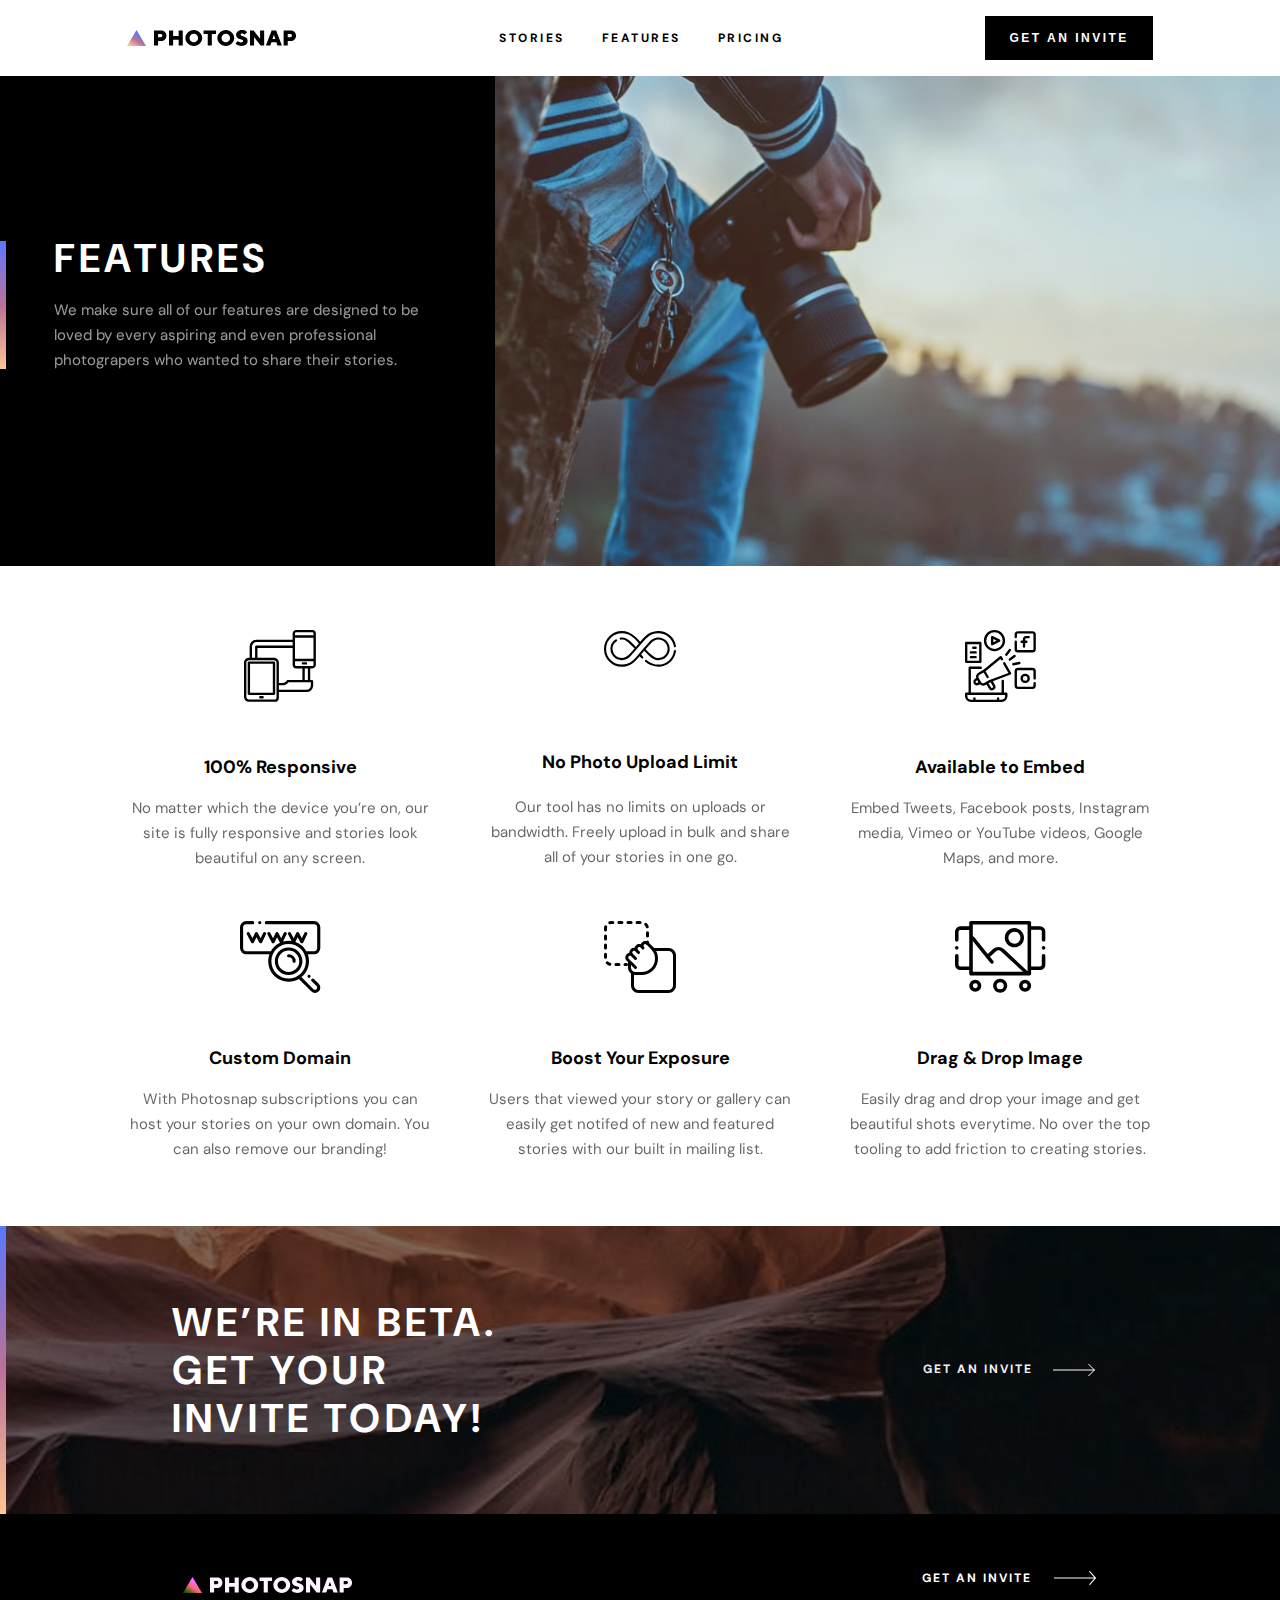
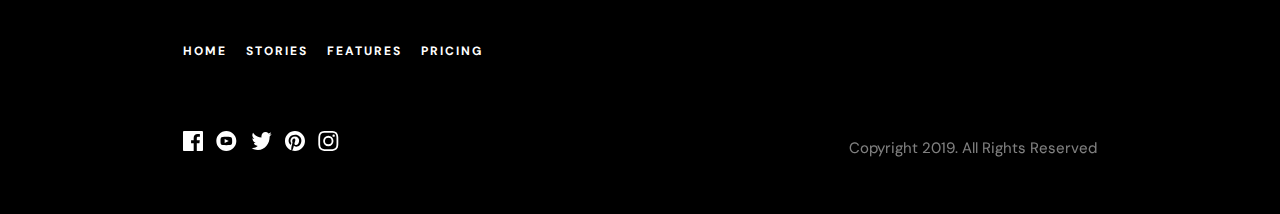
<file: pages/Features/features.html>
<!DOCTYPE html>
<html lang="en">
  <head>
    <link rel="stylesheet" href="/common.css" />
    <meta charset="UTF-8" />
    <meta http-equiv="X-UA-Compatible" content="IE=edge" />
    <meta name="viewport" content="width=device-width, initial-scale=1.0" />
    <link rel="stylesheet" href="/pages/Features/features.css" />
    <title>Document</title>
  </head>

  <body>
    <header>
      <div class="flex">
        <a href="/index.html"
          ><img src="/assets/shared/desktop/logo.svg" alt="header-logo"
        /></a>
        <img
          class="icon"
          src="/assets/shared/mobile/menu.svg"
          alt="menu-logo"
        />
        <img
          class="close"
          src="/assets/shared/mobile/close.svg"
          alt="close-logo"
        />
      </div>
      <div class="menu-box">
        <div class="menu">
          <a href="../Stories/stories.html">STORIES</a>
          <a href="../Features/features.html">FEATURES</a>
          <a href="../Pricing/pricing.html">PRICING</a>
          <hr />
        </div>
        <div class="btn">
          <button id="btn">GET AN INVITE</button>
        </div>
      </div>
      <a href="/index.html">
        <img
          class="tab-desk"
          src="/assets/shared/desktop/logo.svg"
          alt="header-logo"
      /></a>
      <div class="menu-bar">
        <div class="menu">
          <a href="../Stories/stories.html">STORIES</a>
          <a href="../Features/features.html">FEATURES</a>
          <a href="../Pricing/pricing.html">PRICING</a>
        </div>
      </div>
      <div class="btn desk">
        <button id="btn">GET AN INVITE</button>
      </div>
    </header>

    <section class="section1">
      <div class="features-text">
        <h1>features</h1>
        <p>
          We make sure all of our features are designed to be loved by every
          aspiring and even professional photograpers who wanted to share their
          stories.
        </p>
        <div class="rectangle"></div>
      </div>
      <div class="features-image">
        <img src="/assets/features/mobile/hero.jpg" class="image1-mobile" />
        <img src="/assets/features/tablet/hero.jpg" class="image1-tablet" />
        <img src="/assets/features/desktop/hero.jpg" class="image1-desktop" />
      </div>
    </section>

    <section class="section2">
      <div class="box">
        <img src="/assets/features/desktop/responsive.svg" />
        <h3>100% Responsive</h3>
        <p>
          No matter which the device you’re on, our site is fully responsive and
          stories look beautiful on any screen.
        </p>
      </div>
      <div class="box">
        <img src="/assets/features/desktop/no-limit.svg" />
        <h3 id="id1">No Photo Upload Limit</h3>
        <p id="id">
          Our tool has no limits on uploads or bandwidth. Freely upload in bulk
          and share all of your stories in one go.
        </p>
      </div>
      <div class="box">
        <img src="/assets/features/desktop/embed.svg" />
        <h3>Available to Embed</h3>
        <p>
          Embed Tweets, Facebook posts, Instagram media, Vimeo or YouTube
          videos, Google Maps, and more.
        </p>
      </div>
      <div class="box">
        <img src="/assets/features/desktop/custom-domain.svg" />
        <h3>Custom Domain</h3>
        <p>
          With Photosnap subscriptions you can host your stories on your own
          domain. You can also remove our branding!
        </p>
      </div>
      <div class="box">
        <img src="/assets/features/desktop/boost-exposure.svg" />
        <h3>Boost Your Exposure</h3>
        <p>
          Users that viewed your story or gallery can easily get notifed of new
          and featured stories with our built in mailing list.
        </p>
      </div>
      <div class="box">
        <img src="/assets/features/desktop/drag-drop.svg" />
        <h3>Drag & Drop Image</h3>
        <p>
          Easily drag and drop your image and get beautiful shots everytime. No
          over the top tooling to add friction to creating stories.
        </p>
      </div>
    </section>

    <div class="beta">
      <div class="rectangle1"></div>
      <div class="beta-div">
        <h1>We’re in beta. Get your invite today!</h1>
      </div>
      <div class="arrow-div">
        <p class="hover">GET AN INVITE</p>
        <img src="/assets/shared/desktop/arrow.svg" class="arrow" />
      </div>
    </div>

    <footer>
      <div class="flex-wrap">
        <img
          class="footer-icon"
          src="/assets/shared/desktop/logo.svg"
          alt="logo"
        />
        <div class="icons">
          <img src="/assets/shared/desktop/facebook.svg" />
          <img src="/assets/shared/desktop/youtube.svg" />
          <img src="/assets/shared/desktop/twitter.svg" />
          <img src="/assets/shared/desktop/pinterest.svg" />
          <img src="/assets/shared/desktop/instagram.svg" />
        </div>
        <div class="links">
          <a href="/index.html">Home</a>
          <a href="../Stories/stories.html">Stories</a>
          <a href="../Features/features.html">Features</a>
          <a href="../Pricing/pricing.html">Pricing</a>
        </div>
      </div>
      <div class="flex-wrapper">
        <div class="btn-btn">
          <p>GET AN INVITE</p>
          <img src="/assets/shared/desktop/arrow.svg" alt="arrow" />
        </div>
        <p class="copyright">Copyright 2019. All Rights Reserved</p>
      </div>
    </footer>
    <script src="/main.js"></script>
  </body>
</html>
</file>
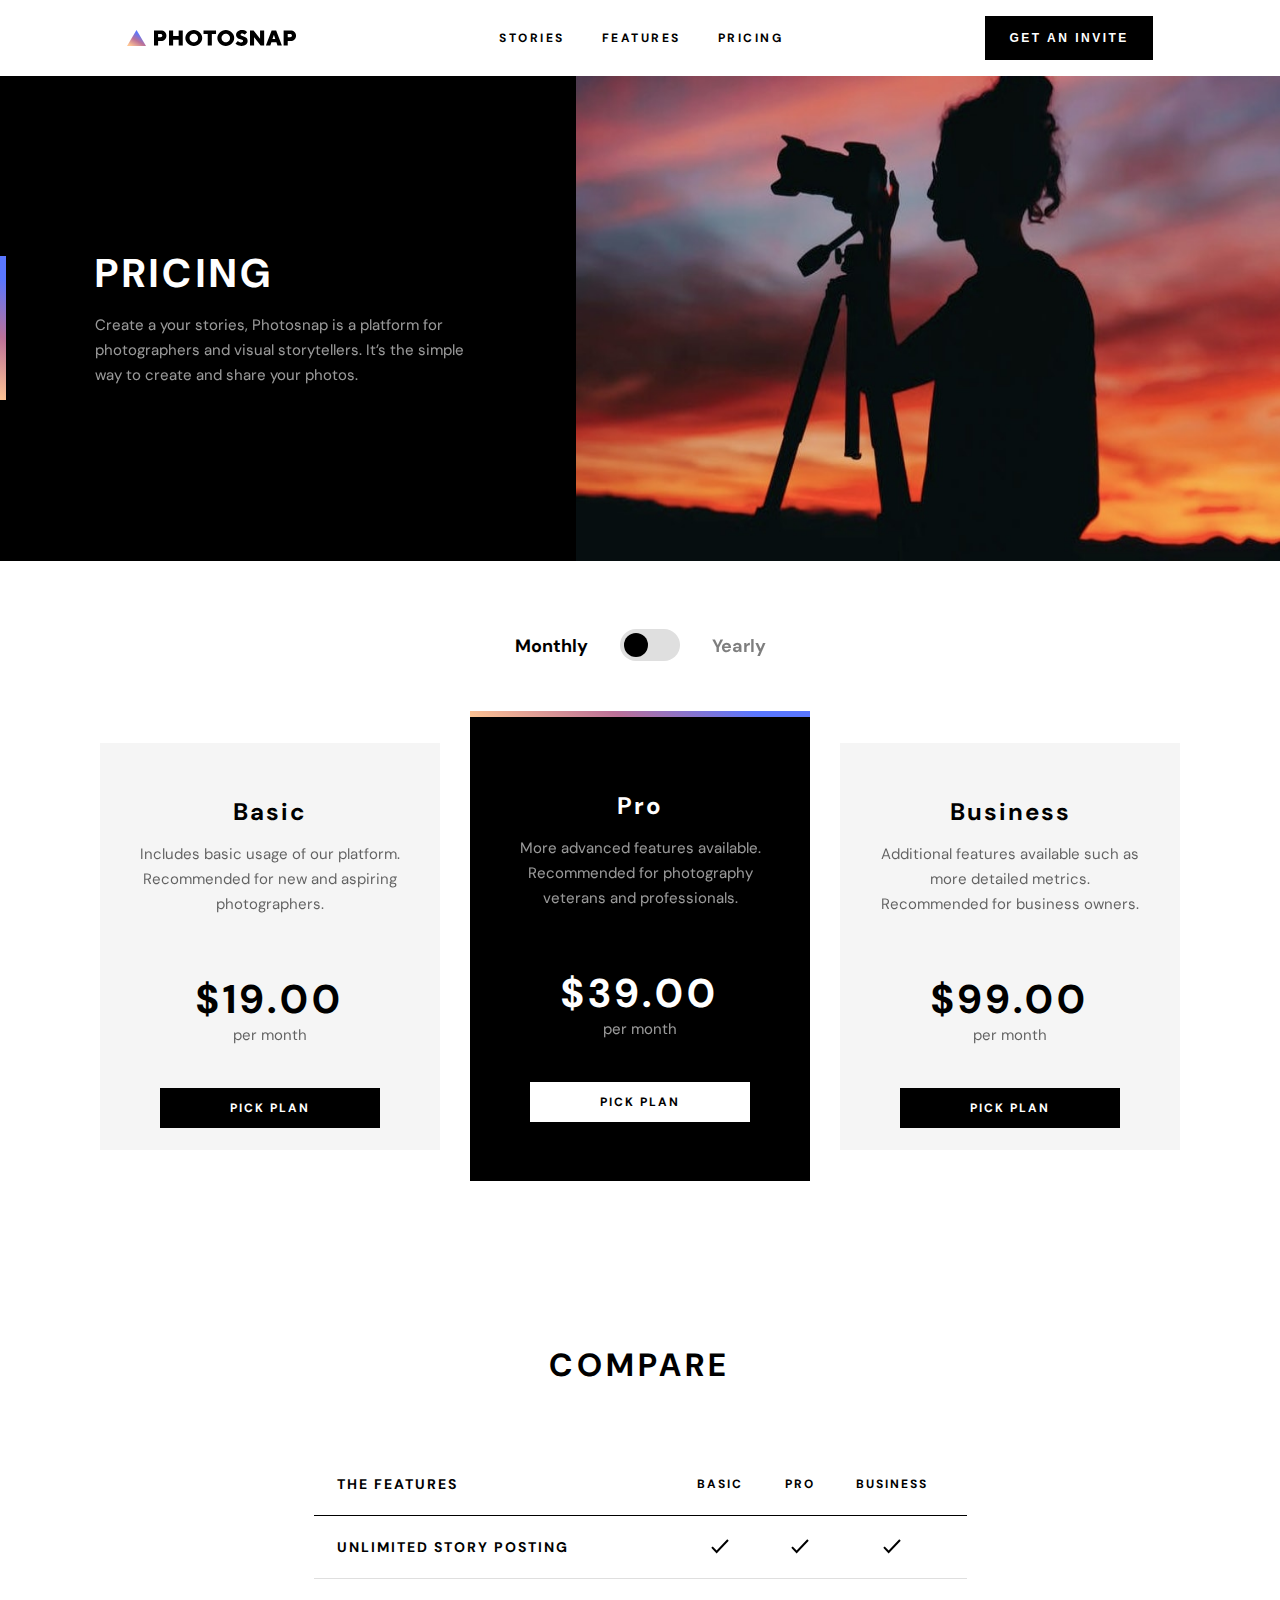
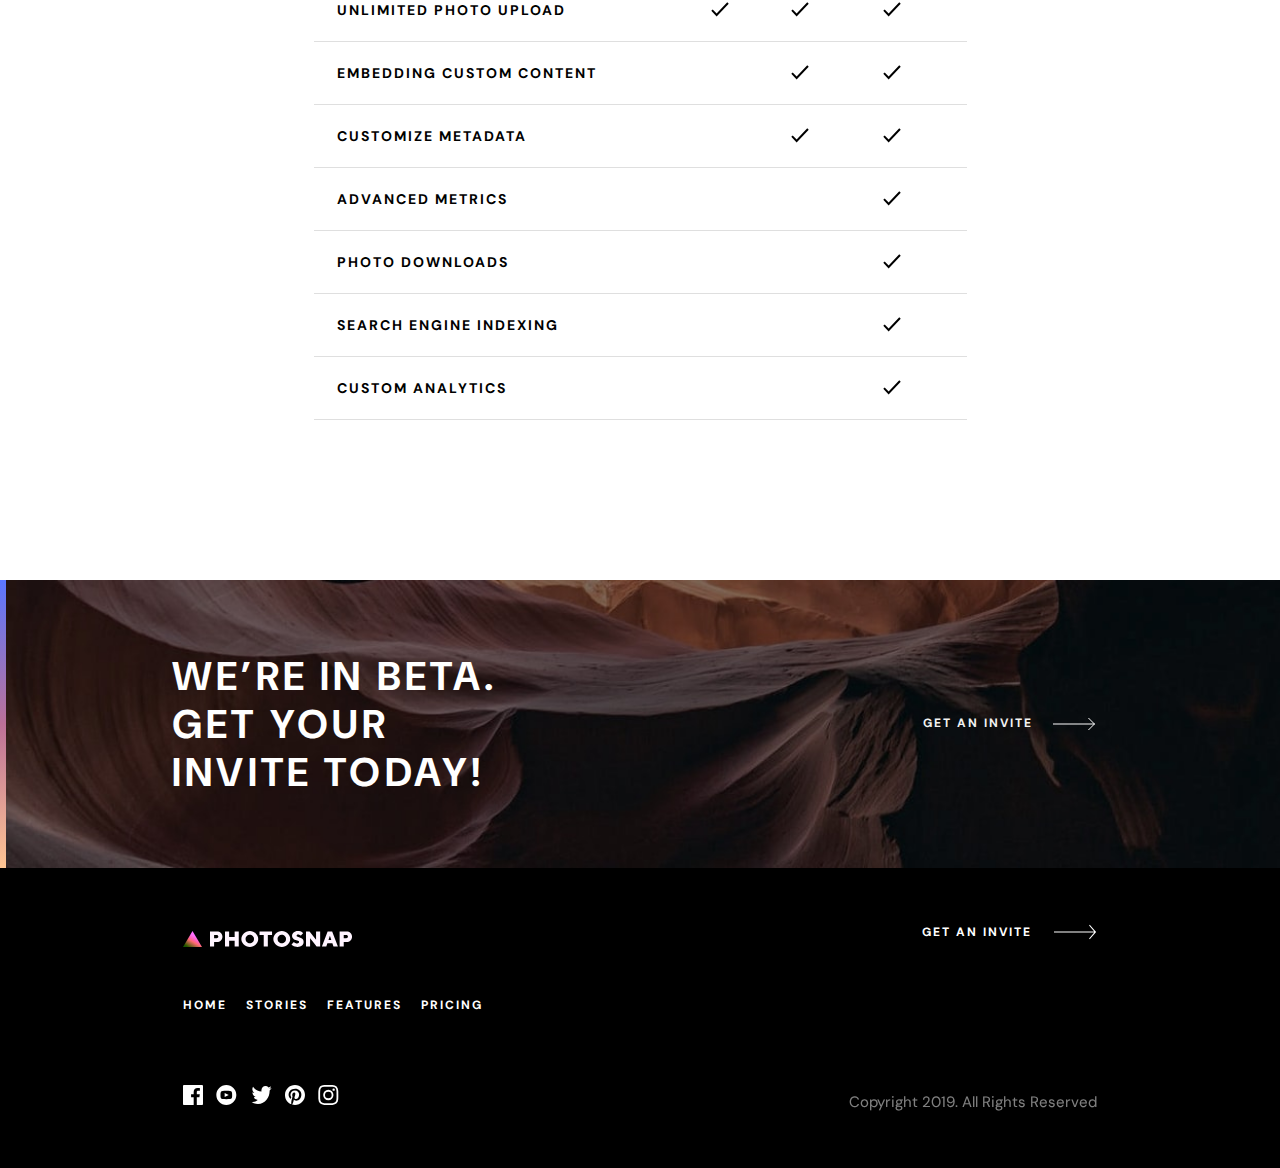
<file: pages/Pricing/pricing.html>
<!DOCTYPE html>
<html lang="en">
  <head>
    <link rel="stylesheet" href="/common.css" />
    <meta charset="UTF-8" />
    <meta http-equiv="X-UA-Compatible" content="IE=edge" />
    <meta name="viewport" content="width=device-width, initial-scale=1.0" />
    <link rel="stylesheet" href="/pages/Pricing/pricing.css" />
    <title>pricing</title>
  </head>

  <body>
    <header>
      <div class="flex">
        <a href="/index.html"
          ><img src="/assets/shared/desktop/logo.svg" alt="header-logo"
        /></a>
        <img
          class="icon"
          src="/assets/shared/mobile/menu.svg"
          alt="menu-logo"
        />
        <img
          class="close"
          src="/assets/shared/mobile/close.svg"
          alt="close-logo"
        />
      </div>
      <div class="menu-box">
        <div class="menu">
          <a href="../Stories/stories.html">STORIES</a>
          <a href="../Features/features.html">FEATURES</a>
          <a href="../Pricing/pricing.html">PRICING</a>
          <hr />
        </div>
        <div class="btn">
          <button id="btn">GET AN INVITE</button>
        </div>
      </div>
      <a href="/index.html">
        <img
          class="tab-desk"
          src="/assets/shared/desktop/logo.svg"
          alt="header-logo"
      /></a>
      <div class="menu-bar">
        <div class="menu">
          <a href="../Stories/stories.html">STORIES</a>
          <a href="../Features/features.html">FEATURES</a>
          <a href="../Pricing/pricing.html">PRICING</a>
        </div>
      </div>
      <div class="btn desk">
        <button id="btn">GET AN INVITE</button>
      </div>
    </header>
    <section class="first-section">
      <img class="mob" src="/assets/pricing/mobile/hero.jpg" alt="hero" />
      <img class="tab" src="/assets/pricing/tablet/hero.jpg" alt="hero" />
      <img class="desktop" src="/assets/pricing/desktop/hero.jpg" alt="hero" />
      <div class="dark-box">
        <h2>PRICING</h2>
        <p>
          Create a your stories, Photosnap is a platform for photographers and
          visual storytellers. It’s the simple way to create and share your
          photos.
        </p>
        <div class="line"></div>
      </div>
    </section>
    <section class="period">
      <p id="month">Monthly</p>
      <label class="switch" for="checkbox">
        <input type="checkbox" id="checkbox" />
        <div class="slider round"></div>
      </label>
      <p id="year">Yearly</p>
    </section>
    <section class="box-container">
      <div class="first">
        <div class="box">
          <h2>Basic</h2>
          <p>
            Includes basic usage of our platform. Recommended for new and
            aspiring photographers.
          </p>
        </div>
        <div class="price">
          <p id="price-1">$19.00</p>
          <span id="period">per month</span>
        </div>
        <button class="btn">PICK PLAN</button>
      </div>
      <div class="first dark">
        <div class="box">
          <h2>Pro</h2>
          <p>
            More advanced features available. Recommended for photography
            veterans and professionals.
          </p>
        </div>
        <div class="price">
          <p id="price-2">$39.00</p>
          <span id="period-2">per month</span>
        </div>
        <button>PICK PLAN</button>
        <div class="line-1"></div>
      </div>
      <div class="first">
        <div class="box">
          <h2>Business</h2>
          <p>
            Additional features available such as more detailed metrics.
            Recommended for business owners.
          </p>
        </div>
        <div class="price">
          <p id="price-3">$99.00</p>
          <span id="period-3">per month</span>
        </div>
        <button class="btn">PICK PLAN</button>
      </div>
    </section>
    <div class="info">
      <p class="black-p">THE FEATURES</p>
      <div class="info-box">
        <p>UNLIMITED STORY POSTING</p>
        <div class="package">
          <p>BASIC</p>
          <p>PRO</p>
          <p>BUSINESS</p>
        </div>
        <div class="check">
          <img src="/assets/pricing/desktop/check.svg" />
          <img src="/assets/pricing/desktop/check.svg" />
          <img src="/assets/pricing/desktop/check.svg" />
        </div>
      </div>
      <div class="info-box">
        <p>UNLIMITED PHOTO UPLOAD</p>
        <div class="package">
          <p>BASIC</p>
          <p>PRO</p>
          <p>BUSINESS</p>
        </div>
        <div class="check">
          <img src="/assets/pricing/desktop/check.svg" />
          <img src="/assets/pricing/desktop/check.svg" />
          <img src="/assets/pricing/desktop/check.svg" />
        </div>
      </div>
      <div class="info-box">
        <p>EMBEDDING CUSTOM CONTENT</p>
        <div class="package">
          <p>BASIC</p>
          <p>PRO</p>
          <p>BUSINESS</p>
        </div>
        <div class="check end2">
          <img class="ar1" src="/assets/pricing/desktop/check.svg" />
          <img class="ar2" src="/assets/pricing/desktop/check.svg" />
        </div>
      </div>
      <div class="info-box">
        <p>CUSTOMIZE METADATA</p>
        <div class="package">
          <p>BASIC</p>
          <p>PRO</p>
          <p>BUSINESS</p>
        </div>
        <div class="check end2">
          <img class="ar1" src="/assets/pricing/desktop/check.svg" />
          <img class="ar2" src="/assets/pricing/desktop/check.svg" />
        </div>
      </div>
      <div class="info-box">
        <p>ADVANCED METRICS</p>
        <div class="package">
          <p>BASIC</p>
          <p>PRO</p>
          <p>BUSINESS</p>
        </div>
        <div class="check end">
          <img src="/assets/pricing/desktop/check.svg" />
        </div>
      </div>
      <div class="info-box">
        <p>PHOTO DOWNLOADS</p>
        <div class="package">
          <p>BASIC</p>
          <p>PRO</p>
          <p>BUSINESS</p>
        </div>
        <div class="check end">
          <img src="/assets/pricing/desktop/check.svg" />
        </div>
      </div>
      <div class="info-box">
        <p>SEARCH ENGINE INDEXING</p>
        <div class="package">
          <p>BASIC</p>
          <p>PRO</p>
          <p>BUSINESS</p>
        </div>
        <div class="check end">
          <img src="/assets/pricing/desktop/check.svg" />
        </div>
      </div>
      <div class="info-box">
        <p>CUSTOM ANALYTICS</p>
        <div class="package">
          <p>BASIC</p>
          <p>PRO</p>
          <p>BUSINESS</p>
        </div>
        <div class="check end">
          <img src="/assets/pricing/desktop/check.svg" />
        </div>
      </div>
    </div>
    <div class="fname">
      <h1>COMPARE</h1>
    </div>
    <div class="flex-section">
      <div class="round-two">
        <div class="black-line">
          <h3>THE FEATURES</h3>
          <h4>BASIC</h4>
          <h4>PRO</h4>
          <h4>BUSINESS</h4>
        </div>
        <div class="end-line">
          <h3>UNLIMITED STORY POSTING</h3>
          <img src="/assets/pricing/desktop/check.svg" alt="check" />
          <img src="/assets/pricing/desktop/check.svg" alt="check" />
          <img src="/assets/pricing/desktop/check.svg" alt="check" />
        </div>
        <div class="end-line">
          <h3>UNLIMITED PHOTO UPLOAD</h3>
          <img src="/assets/pricing/desktop/check.svg" alt="check" />
          <img src="/assets/pricing/desktop/check.svg" alt="check" />
          <img src="/assets/pricing/desktop/check.svg" alt="check" />
        </div>
        <div class="end-line">
          <h3>EMBEDDING CUSTOM CONTENT</h3>
          <img
            class="ar4"
            src="/assets/pricing/desktop/check.svg"
            alt="check"
          />
          <img
            class="ar3"
            src="/assets/pricing/desktop/check.svg"
            alt="check"
          />
        </div>
        <div class="end-line">
          <h3>CUSTOMIZE METADATA</h3>
          <img
            class="ar4"
            src="/assets/pricing/desktop/check.svg"
            alt="check"
          />
          <img
            class="ar3"
            src="/assets/pricing/desktop/check.svg"
            alt="check"
          />
        </div>
        <div class="end-line">
          <h3>ADVANCED METRICS</h3>
          <img
            class="ar3"
            src="/assets/pricing/desktop/check.svg"
            alt="check"
          />
        </div>
        <div class="end-line">
          <h3>PHOTO DOWNLOADS</h3>
          <img
            class="ar3"
            src="/assets/pricing/desktop/check.svg"
            alt="check"
          />
        </div>
        <div class="end-line">
          <h3>SEARCH ENGINE INDEXING</h3>
          <img
            class="ar3"
            src="/assets/pricing/desktop/check.svg"
            alt="check"
          />
        </div>
        <div class="end-line">
          <h3>CUSTOM ANALYTICS</h3>
          <img
            class="ar3"
            src="/assets/pricing/desktop/check.svg"
            alt="check"
          />
        </div>
      </div>
    </div>

    <div class="beta">
      <div class="rectangle1"></div>
      <div class="beta-div">
        <h1>We’re in beta. Get your invite today!</h1>
      </div>
      <div class="arrow-div">
        <p class="hover">GET AN INVITE</p>
        <img
          class="ar3"
          src="/assets/shared/desktop/arrowwhite.svg"
          class="arrow"
        />
      </div>
    </div>

    <footer>
      <div class="flex-wrap">
        <img
          class="footer-icon"
          src="/assets/shared/desktop/logo.svg"
          alt="logo"
        />
        <div class="icons">
          <img src="/assets/shared/desktop/facebook.svg" />
          <img src="/assets/shared/desktop/youtube.svg" />
          <img src="/assets/shared/desktop/twitter.svg" />
          <img src="/assets/shared/desktop/pinterest.svg" />
          <img src="/assets/shared/desktop/instagram.svg" />
        </div>
        <div class="links">
          <a href="/index.html">Home</a>
          <a href="../Stories/stories.html">Stories</a>
          <a href="../Features/features.html">Features</a>
          <a href="../Pricing/pricing.html">Pricing</a>
        </div>
      </div>
      <div class="flex-wrapper">
        <div class="btn-btn">
          <p>GET AN INVITE</p>
          <img src="/assets/shared/desktop/arrow.svg" alt="arrow" />
        </div>
        <p class="copyright">Copyright 2019. All Rights Reserved</p>
      </div>
    </footer>
    <script src="/pages/Pricing/pricing.js"></script>
    <script src="/main.js"></script>
  </body>
</html>
</file>
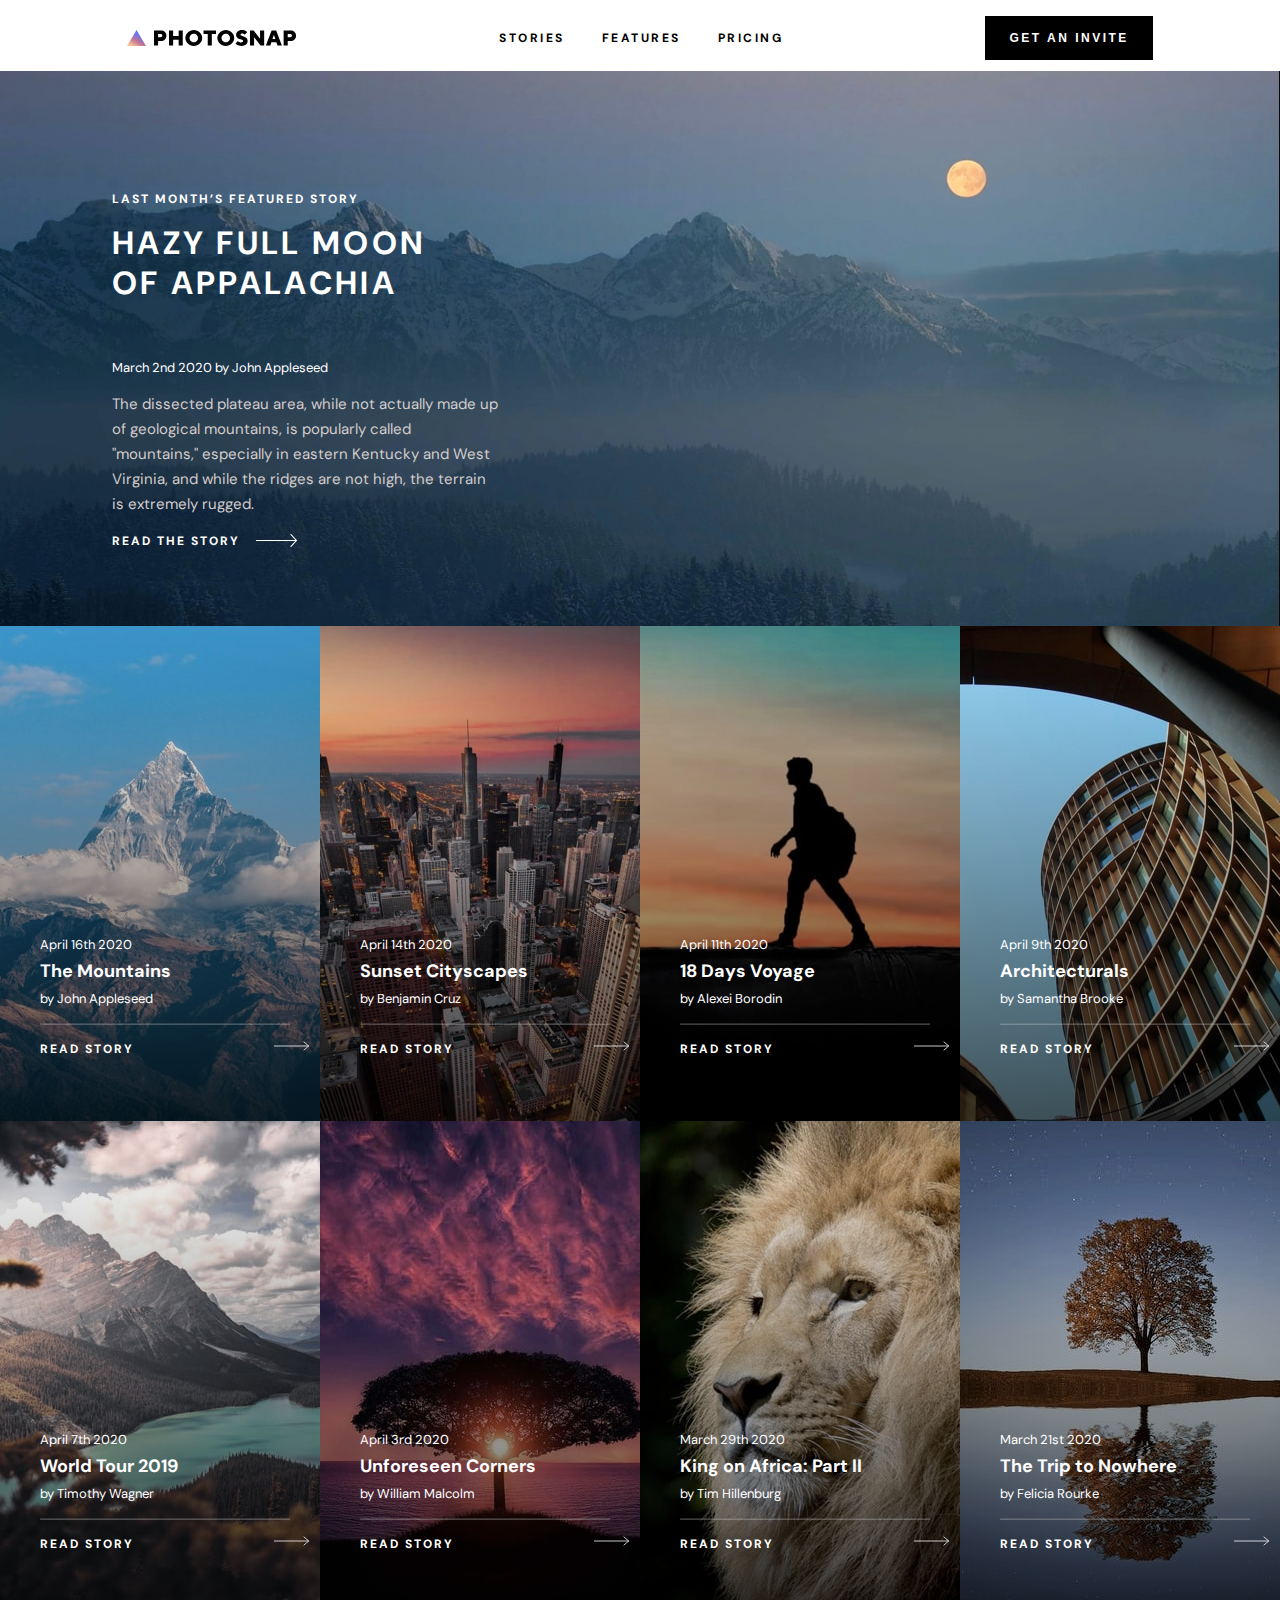
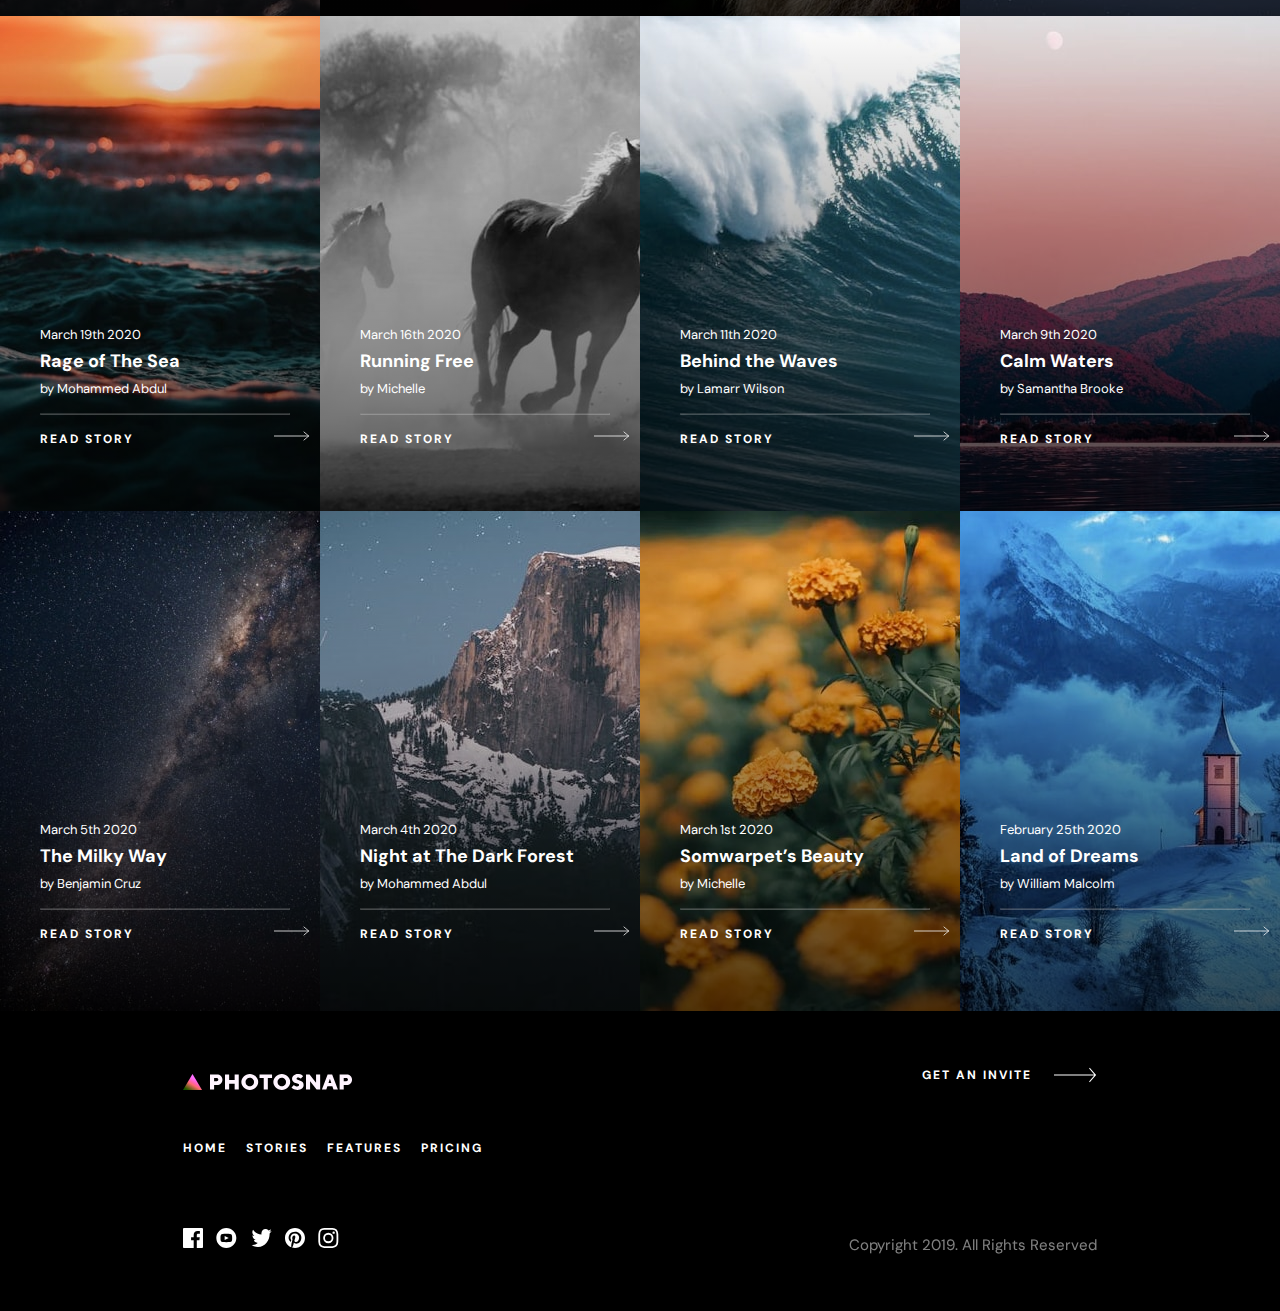
<file: pages/Stories/stories.html>
<!DOCTYPE html>
<html lang="en">
  <head>
    <link rel="stylesheet" href="/common.css" />
    <meta charset="UTF-8" />
    <meta http-equiv="X-UA-Compatible" content="IE=edge" />
    <meta name="viewport" content="width=device-width, initial-scale=1.0" />
    <link rel="stylesheet" href="/pages/Stories/stories.css" />
    <title>Document</title>
  </head>

  <body>
    <header>
      <div class="flex">
        <a href="/index.html"
          ><img src="/assets/shared/desktop/logo.svg" alt="header-logo"
        /></a>
        <img
          class="icon"
          src="/assets/shared/mobile/menu.svg"
          alt="menu-logo"
        />
        <img
          class="close"
          src="/assets/shared/mobile/close.svg"
          alt="close-logo"
        />
      </div>
      <div class="menu-box">
        <div class="menu">
          <a href="../Stories/stories.html">STORIES</a>
          <a href="../Features/features.html">FEATURES</a>
          <a href="../Pricing/pricing.html">PRICING</a>
          <hr />
        </div>
        <div class="btn">
          <button id="btn">GET AN INVITE</button>
        </div>
      </div>
      <a href="/index.html">
        <img
          class="tab-desk"
          src="/assets/shared/desktop/logo.svg"
          alt="header-logo"
      /></a>
      <div class="menu-bar">
        <div class="menu">
          <a href="../Stories/stories.html">STORIES</a>
          <a href="../Features/features.html">FEATURES</a>
          <a href="../Pricing/pricing.html">PRICING</a>
        </div>
      </div>
      <div class="btn desk">
        <button id="btn">GET AN INVITE</button>
      </div>
    </header>
    <image
      class="picture"
      src="/assets/stories/mobile/moon-of-appalacia.jpg"
    ></image>
    <div class="blackcontainer">
      <h1>LAST MONTH’S FEATURED STORY</h1>
      <h2>HAZY FULL MOON OF APPALACHIA</h2>
      <p class="march">March 2nd 2020 by John Appleseed</p>
      <p class="virginia">
        The dissected plateau area, while not actually made up of geological
        mountains, is popularly called "mountains," especially in eastern
        Kentucky and West Virginia, and while the ridges are not high, the
        terrain is extremely rugged.
      </p>
      <div class="readarrow">
        <p class="read">READ THE STORY</p>
        <image
          class="arrow"
          src="/assets/shared/desktop/arrowwhite.svg"
        ></image>
      </div>
    </div>
    <div class="section">
      <div class="story one">
        <div class="timecontainer">
          <p class="first">April 16th 2020</p>
          <p class="second">The Mountains</p>
          <p class="third">by John Appleseed</p>
          <hr class="line" />
          <div class="readarrow1">
            <p class="fourth">READ STORY</p>
            <image
              class="arrow1"
              src="/assets/shared/desktop/arrowwhite.svg"
            ></image>
          </div>
        </div>
      </div>
      <div class="story two">
        <div class="timecontainer">
          <p class="first">April 14th 2020</p>
          <p class="second">Sunset Cityscapes</p>
          <p class="third">by Benjamin Cruz</p>
          <hr class="line" />
          <div class="readarrow1">
            <p class="fourth">READ STORY</p>
            <image
              class="arrow1"
              src="/assets/shared/desktop/arrowwhite.svg"
            ></image>
          </div>
        </div>
      </div>
      <div class="story three">
        <div class="timecontainer">
          <p class="first">April 11th 2020</p>
          <p class="second">18 Days Voyage</p>
          <p class="third">by Alexei Borodin</p>
          <hr class="line" />
          <div class="readarrow1">
            <p class="fourth">READ STORY</p>
            <image
              class="arrow1"
              src="/assets/shared/desktop/arrowwhite.svg"
            ></image>
          </div>
        </div>
      </div>
      <div class="story four">
        <div class="timecontainer">
          <p class="first">April 9th 2020</p>
          <p class="second">Architecturals</p>
          <p class="third">by Samantha Brooke</p>
          <hr class="line" />
          <div class="readarrow1">
            <p class="fourth">READ STORY</p>
            <image
              class="arrow1"
              src="/assets/shared/desktop/arrowwhite.svg"
            ></image>
          </div>
        </div>
      </div>
      <div class="story five">
        <div class="timecontainer">
          <p class="first">April 7th 2020</p>
          <p class="second">World Tour 2019</p>
          <p class="third">by Timothy Wagner</p>
          <hr class="line" />
          <div class="readarrow1">
            <p class="fourth">READ STORY</p>
            <image
              class="arrow1"
              src="/assets/shared/desktop/arrowwhite.svg"
            ></image>
          </div>
        </div>
      </div>
      <div class="story six">
        <div class="timecontainer">
          <p class="first">April 3rd 2020</p>
          <p class="second">Unforeseen Corners</p>
          <p class="third">by William Malcolm</p>
          <hr class="line" />
          <div class="readarrow1">
            <p class="fourth">READ STORY</p>
            <image
              class="arrow1"
              src="/assets/shared/desktop/arrowwhite.svg"
            ></image>
          </div>
        </div>
      </div>
      <div class="story seven">
        <div class="timecontainer">
          <p class="first">March 29th 2020</p>
          <p class="second">King on Africa: Part II</p>
          <p class="third">by Tim Hillenburg</p>
          <hr class="line" />
          <div class="readarrow1">
            <p class="fourth">READ STORY</p>
            <image
              class="arrow1"
              src="/assets/shared/desktop/arrowwhite.svg"
            ></image>
          </div>
        </div>
      </div>
      <div class="story eight">
        <div class="timecontainer">
          <p class="first">March 21st 2020</p>
          <p class="second">The Trip to Nowhere</p>
          <p class="third">by Felicia Rourke</p>
          <hr class="line" />
          <div class="readarrow1">
            <p class="fourth">READ STORY</p>
            <image
              class="arrow1"
              src="/assets/shared/desktop/arrowwhite.svg"
            ></image>
          </div>
        </div>
      </div>
      <div class="story nine">
        <div class="timecontainer">
          <p class="first">March 19th 2020</p>
          <p class="second">Rage of The Sea</p>
          <p class="third">by Mohammed Abdul</p>
          <hr class="line" />
          <div class="readarrow1">
            <p class="fourth">READ STORY</p>
            <image
              class="arrow1"
              src="/assets/shared/desktop/arrowwhite.svg"
            ></image>
          </div>
        </div>
      </div>
      <div class="story then">
        <div class="timecontainer">
          <p class="first">March 16th 2020</p>
          <p class="second">Running Free</p>
          <p class="third">by Michelle</p>
          <hr class="line" />
          <div class="readarrow1">
            <p class="fourth">READ STORY</p>
            <image
              class="arrow1"
              src="/assets/shared/desktop/arrowwhite.svg"
            ></image>
          </div>
        </div>
      </div>
      <div class="story eleven">
        <div class="timecontainer">
          <p class="first">March 11th 2020</p>
          <p class="second">Behind the Waves</p>
          <p class="third">by Lamarr Wilson</p>
          <hr class="line" />
          <div class="readarrow1">
            <p class="fourth">READ STORY</p>
            <image
              class="arrow1"
              src="/assets/shared/desktop/arrowwhite.svg"
            ></image>
          </div>
        </div>
      </div>
      <div class="story twelve">
        <div class="timecontainer">
          <p class="first">March 9th 2020</p>
          <p class="second">Calm Waters</p>
          <p class="third">by Samantha Brooke</p>
          <hr class="line" />
          <div class="readarrow1">
            <p class="fourth">READ STORY</p>
            <image
              class="arrow1"
              src="/assets/shared/desktop/arrowwhite.svg"
            ></image>
          </div>
        </div>
      </div>
      <div class="story thirteen">
        <div class="timecontainer">
          <p class="first">March 5th 2020</p>
          <p class="second">The Milky Way</p>
          <p class="third">by Benjamin Cruz</p>
          <hr class="line" />
          <div class="readarrow1">
            <p class="fourth">READ STORY</p>
            <image
              class="arrow1"
              src="/assets/shared/desktop/arrowwhite.svg"
            ></image>
          </div>
        </div>
      </div>
      <div class="story fourteen">
        <div class="timecontainer">
          <p class="first">March 4th 2020</p>
          <p class="second">Night at The Dark Forest</p>
          <p class="third">by Mohammed Abdul</p>
          <hr class="line" />
          <div class="readarrow1">
            <p class="fourth">READ STORY</p>
            <image
              class="arrow1"
              src="/assets/shared/desktop/arrowwhite.svg"
            ></image>
          </div>
        </div>
      </div>
      <div class="story fifteen">
        <div class="timecontainer">
          <p class="first">March 1st 2020</p>
          <p class="second">Somwarpet’s Beauty</p>
          <p class="third">by Michelle</p>
          <hr class="line" />
          <div class="readarrow1">
            <p class="fourth">READ STORY</p>
            <image
              class="arrow1"
              src="/assets/shared/desktop/arrowwhite.svg"
            ></image>
          </div>
        </div>
      </div>
      <div class="story sixteen">
        <div class="timecontainer">
          <p class="first">February 25th 2020</p>
          <p class="second">Land of Dreams</p>
          <p class="third">by William Malcolm</p>
          <hr class="line" />
          <div class="readarrow1">
            <p class="fourth">READ STORY</p>
            <image
              class="arrow1"
              src="/assets/shared/desktop/arrowwhite.svg"
            ></image>
          </div>
        </div>
      </div>
    </div>
    <footer>
      <div class="flex-wrap">
        <img
          class="footer-icon"
          src="/assets/shared/desktop/logo.svg"
          alt="logo"
        />
        <div class="icons">
          <img src="/assets/shared/desktop/facebook.svg" />
          <img src="/assets/shared/desktop/youtube.svg" />
          <img src="/assets/shared/desktop/twitter.svg" />
          <img src="/assets/shared/desktop/pinterest.svg" />
          <img src="/assets/shared/desktop/instagram.svg" />
        </div>
        <div class="links">
          <a href="index.html">Home</a>
          <a href="../Stories/stories.html">Stories</a>
          <a href="../Features/features.html">Features</a>
          <a href="../Pricing/pricing.html">Pricing</a>
        </div>
      </div>
      <div class="flex-wrapper">
        <div class="btn-btn">
          <p>GET AN INVITE</p>
          <img src="/assets/shared/desktop/arrow.svg" alt="arrow" />
        </div>
        <p class="copyright">Copyright 2019. All Rights Reserved</p>
      </div>
    </footer>
    <script src="/main.js"></script>
  </body>
</html>
</file>
<file: common.css>
@import url("https://fonts.googleapis.com/css2?family=DM+Sans:wght@400;700&display=swap");

* {
    margin: 0;
    padding: 0;
    box-sizing: border-box;
}

body {
    min-height: 100vh;
    font-family: "DM Sans", sans-serif;
}


.flex {
    display: flex;
    justify-content: space-between;
    padding: 28px 24px 28px;
    align-items: center;
}

header .close {
    display: none;
}


.menu-box {
    padding: 32px 33px;
    display: flex;
    flex-direction: column;
    display: none;
    background-color: #fff;
    position: absolute;
    width: 100%;
}

.menu-box .menu {
    display: flex;
    flex-direction: column;
    justify-content: center;
    align-items: center;
    gap: 20px;
}

.btn {
    justify-content: center;
    display: flex;
    background-color: #fff;
    margin-top: 20px;
}

header a {
    color: #000000;
    font-size: 15px;
    line-height: 20px;
    letter-spacing: 2.5px;
    text-decoration: none;
    font-weight: 700;
}

hr {
    height: 1px;
    width: 310px;
    opacity: 25%;
}

button {
    padding: 14px 70px;
    font-size: 15px;
    line-height: 20px;
    letter-spacing: 2.5px;
    font-weight: 700;
    border: none;
    color: #fff;
    background-color: #000;
}


footer {
    background-color: #000;
    padding: 56px 0 56px;
    width: 100%;
    display: flex;
    flex-direction: column;
    justify-content: center;
    align-items: center;
}

.icons {
    margin-top: 32px;
    display: flex;
    gap: 13.33px;
}

.links {
    margin-top: 50px;
    display: flex;
    flex-direction: column;
    gap: 19px;
    align-items: center;
}

.links a {
    color: #ffffff;
    text-decoration: none;
    text-transform: uppercase;
    font-family: DM Sans;
    font-size: 12px;
    font-weight: 700;
    line-height: 16px;
    letter-spacing: 2px;
}

.btn-btn {
    display: flex;
    margin-top: 109px;
    gap: 22px;
    justify-content: center;
}

.btn-btn p {
    color: #fff;
    font-size: 12px;
    font-weight: 700;
    line-height: 16px;
    letter-spacing: 2px;
}

footer .copyright {
    margin-top: 32px;
    opacity: 50.25%;
    font-size: 15px;
    font-weight: 400;
    line-height: 20px;
    color: #ffffff;
}

.footer-icon {
    filter: brightness(95%) saturate(90%) invert(100%) sepia(50%) saturate(400%) hue-rotate(251deg) brightness(100%) contrast(100%);
}

.flex-wrapper img {
    filter: invert(100%) sepia(100%) saturate(0%) hue-rotate(268deg) brightness(103%) contrast(103%);
}

.icons img {
    filter: brightness(0) saturate(100%) invert(100%) sepia(100%) saturate(0%) hue-rotate(251deg) brightness(102%) contrast(103%);
}

.desk,
.tab-desk,
.menu-bar {
    display: none;
}

/* tab */
@media (min-width: 768px) {
    .flex {
        display: none;
    }

    .menu-box {
        display: none;
    }

    .icon {
        display: none;
    }

    .desk,
    .tab-desk {
        display: flex;
    }

    .menu-bar {
        display: flex;
        padding: 28px;
        align-items: center;
    }

    .menu {
        gap: 37px;
        display: flex;
    }

    .btn {
        padding-bottom: 0;
        margin-top: 0;
    }

    .links {
        flex-direction: row;
    }

    header {
        display: flex;
        align-items: center;
        padding: 0px 40px;
        justify-content: space-around;
    }

    button {
        padding: 12px 24px;
        font-size: 8px;
        display: block;
    }

    .menu-bar a {
        font-size: 12px;
    }

    /* footer */

    footer {
        flex-direction: row;
        justify-content: space-around;
    }

    .flex-wrap {
        display: flex;
        flex-direction: column;
        align-items: flex-start;
    }

    .icons {
        order: 1;
        margin-top: 72px;
    }

    .flex-wrapper {
        display: flex;
        flex-direction: column;
        align-items: flex-end;
        gap: 120px;
    }

    .btn-btn {
        margin: 0;
    }
}


@media (min-width: 1024px) {
    button {
        font-size: 12px;
    }
}


@media (min-width: 1440px) {
    .flex-wrap {
        display: grid;
        grid-template-columns: 1fr 1fr;
    }

    footer {
        align-items: baseline;
        justify-content: space-between;
        padding: 0px 171px 40px;
    }

    .links {
        flex-direction: column;
        align-items: start;
        transform: translateY(20%);
        margin-left: 110px;
    }

    .footer-icon {
        align-self: center;
    }

    .icons {
        margin-top: 5px;
    }

    footer .copyright {
        margin: 0;
        transform: translateY(-150%);
    }

    .links a:hover {
        opacity: 30%;
        cursor: pointer;
    }

    .menu-bar a:hover {
        opacity: 30%;
        cursor: pointer;
    }

    #btn:hover {
        background-color: #dfdfdf;
        cursor: pointer;
        color: #000;
    }

    .btn-btn p:hover {
        cursor: pointer;
        text-decoration: underline;
    }

    .icons img:hover {
        cursor: pointer;
        filter: none;
    }
}
</file>
<file: index.css>
.content {
    background-color: #000000;
    color: #fff;
    padding: 72px 33px;
    margin-top: -5px;
    position: relative;
}

.line {
    height: 6px;
    width: 128px;
    left: 33px;
    top: 0px;
    background: linear-gradient(26.57deg,
            #ffc593 0%,
            #bc7198 43.29%,
            #5a77ff 83.33%);
    position: absolute;
}

section h1 {
    font-family: DM Sans;
    font-size: 32px;
    font-weight: 700;
    line-height: 40px;
    letter-spacing: 3.3333332538604736px;
    text-align: left;
}

section .text {
    font-family: DM Sans;
    font-size: 15px;
    font-weight: 400;
    line-height: 25px;
    letter-spacing: 0px;
    text-align: left;
    opacity: 60%;
    margin-top: 16px;
}

section .text-1 {
    font-family: DM Sans;
    font-size: 12px;
    font-weight: 700;
    line-height: 16px;
    letter-spacing: 2px;
    text-align: left;
    margin-top: 23px;
}

.arrow {
    filter: invert(100%) sepia(100%) saturate(0%) hue-rotate(268deg) brightness(103%) contrast(103%);
}

.invite {
    display: flex;
    align-items: baseline;
    gap: 18px;
}

.invite img {
    align-self: flex-end;
}

.white-space {
    padding: 72px 33px;
}

hr {
    width: 100%;
}

.arr {
    filter: invert(100%) sepia(100%) saturate(0%) hue-rotate(268deg) brightness(103%) contrast(103%);
}

.card.first {
    background-image: url(../assets/stories/mobile/mountains.jpg);
}

.card.second {
    background-image: url(../assets/stories/mobile/cityscapes.jpg);
}

.card.third {
    background-image: url(../assets/stories/mobile/18-days-voyage.jpg);
}

.card.four {
    background-image: url(../assets/stories/mobile/architecturals.jpg);
}

.container .card {
    height: 375px;
    position: relative;
    display: grid;
    align-content: flex-end;
    background-size: cover;
    padding: 2rem;
    text-decoration: none;
    color: #fff;
    transition: 0.4s;
    -webkit-transition: 0.4s;
    -moz-transition: 0.4s;
    -ms-transition: 0.4s;
    -o-transition: 0.4s;
    isolation: isolate;
    gap: 7px;
}

.container .card::before {
    content: "";
    position: absolute;
    top: 0;
    left: 0;
    width: 100%;
    height: 100%;
    background-color: #000;
    opacity: 0.25;
    display: block;
    z-index: -1;
}

.arrow-div {
    display: flex;
    justify-content: space-between;
    align-items: center;
}

.name {
    font-size: 13px;
    font-weight: 400;
    line-height: 17px;
}

.card h2 {
    font-size: 18px;
    font-weight: 700;
    line-height: 25px;
}

.about-text {
    font-size: 12px;
    font-weight: 700;
    line-height: 16px;
    letter-spacing: 2px;
}

.white-box {
    padding: 80px 33px 0;
    display: flex;
    flex-direction: column;
    align-items: center;
    justify-content: center;
}

.white-box h3 {
    margin-top: 48px;
}

.white-box p {
    margin-top: 16px;
    text-align: center;
    opacity: 60%;
    font-size: 15px;
    font-weight: 400;
    line-height: 25px;
}

.last {
    padding-bottom: 80px;
}

.no-limit-text {
    margin-top: 66px;
}

.desktop,
.tablet {
    display: none;
}

/* tablet size*/
@media (min-width: 590px) {
    .container {
        display: grid;
        grid-template-columns: repeat(2, 1fr);
    }
}

@media (min-width: 768px) {

    /* home page */
    .mobile {
        display: none;
    }

    .tablet {
        display: block;
        width: 273px;
        margin-top: -5px;
    }

    section {
        display: flex;
        align-items: center;
    }

    .first-1 {
        flex-direction: row-reverse;
    }

    .content {
        height: 650px;
        padding: 173px 54px;
    }

    .line {
        height: 304px;
        width: 6px;
        left: 0px;
        top: 173px;
    }

    .content h1 {
        font-size: 40px;
        line-height: 48px;
        letter-spacing: 4.166666507720947px;
        text-transform: uppercase;
    }

    .invite {
        margin-top: 31px;
    }

    .first {
        padding: 136px 54px;
    }

    .first h1 {
        font-size: 40px;
        line-height: 48px;
        letter-spacing: 4.166666507720947px;
        width: 300px;
    }

    .three-3 {
        flex-direction: row-reverse;
    }

    .three-3 h1 {
        font-size: 40px;
        line-height: 48px;
        letter-spacing: 4.166666507720947px;
    }

    .text {
        width: 370px;
    }

    .container .card {
        height: 500px;
    }

    .white-box {
        padding: 120px 155px 0;
    }

    .last {
        padding-bottom: 120px;
    }
}

@media (min-width: 1200px) {

    .two,
    .three-3 {
        justify-content: space-between;
    }

    .content {
        padding: 173px 111px;
        margin: 0;
    }

    .container {
        grid-template-columns: repeat(4, 1fr);
    }

    .container a {
        position: relative;
    }

    .container a:hover::after {
        content: "";
        display: block;
        position: absolute;
        bottom: 0;
        left: 0;
        width: 100%;
        height: 6px;
        background: linear-gradient(26.57deg,
                #ffc593 0%,
                #bc7198 43.29%,
                #5a77ff 83.33%);
    }

    .text-1:hover {
        cursor: pointer;
        text-decoration: underline;
    }

    .container a:hover {
        cursor: pointer;
    }

    .card.four,
    .card.third,
    .card.second,
    .card.first {
        position: relative;
        top: 0;
        transition: top 0.3s ease-in-out;
    }

    .card.first:hover {
        top: -30px;
    }

    .card.second:hover {
        top: -30px;
    }

    .card.third:hover {
        top: -30px;
    }

    .card.four:hover {
        top: -30px;
    }

    .first-1 {
        flex-direction: row;
    }

    .hero-img {
        background-size: cover;
        width: 110%;
        height: 650px;
        background-repeat: no-repeat;
        background-image: url(../assets/home/desktop/create-and-share.jpg);
    }

    .tablet {
        display: none;
    }

    .two {
        flex-direction: row-reverse;
    }

    .image-space {
        background-image: url(../assets/home/desktop/beautiful-stories.jpg);
        background-size: cover;
        background-repeat: no-repeat;
        width: 70%;
        height: 650px;
    }

    .image-source {
        background-image: url(../assets/home/desktop/designed-for-everyone.jpg);
        background-size: cover;
        background-repeat: no-repeat;
        width: 55%;
        height: 650px;
    }

    .three-3 {
        flex-direction: row;
    }

    .card.first {
        background-image: url(../assets/stories/desktop/mountains.jpg);
    }

    .card.second {
        background-image: url(../assets/stories/desktop/cityscapes.jpg);
    }

    .card.third {
        background-image: url(../assets/stories/desktop/18-days-voyage.jpg);
    }

    .card.four {
        background-image: url(../assets/stories/desktop/architecturals.jpg);
    }
}

@media (min-width: 1440px) {

    .tablet {
        display: none;
    }

    .content {
        margin: 0;
        width: 45%;
    }

    .hero-img {
        width: 55%;
    }

    .image-space {
        width: 55%;
    }

    .white-space.first {
        width: 39%;
    }

    .image-source {
        width: 55%;
    }

    .white-space.two {
        padding: 160px 100px;
    }

    .container {
        grid-template-columns: repeat(4, 1fr);
    }

    .box-container {
        display: flex;
        align-items: baseline;
        justify-content: center;
        padding: 120px 165px;
        gap: 30px;
    }

    .white-box {
        align-items: center;
        justify-content: center;
        padding: 0;
    }
}
</file>
<file: src/features.css>
.image1-tablet,
.image1-desktop {
    display: none;
}

.image1-mobile {
    width: 100%;
}

.features-text {
    background-color: #000000;
    height: 300px;
    justify-items: center;
    margin-top: -5px;
    position: relative;
}

.rectangle {
    width: 128px;
    height: 6px;
    left: 5%;
    top: 0%;
    background: linear-gradient(to right, #ffc593, #bc7198, #5a77ff);
    position: absolute;
}

.section1 {
    flex-direction: column-reverse;
    display: flex;
}

.features-text h1 {
    font-weight: 700px;
    font-size: 32px;
    line-height: 40px;
    letter-spacing: 3.33px;
    color: #ffffff;
    text-transform: uppercase;
    font-style: normal;
    width: 318px;
    height: 40px;
    margin: auto;
    margin-top: 72px;
}

.features-text p {
    width: 318px;
    height: 100px;
    font-weight: 400;
    font-size: 15px;
    line-height: 25px;
    opacity: 60%;
    color: #ffffff;
    margin: auto;
    margin-top: 16px;
}

.box p {
    width: 310px;
    height: 75px;
    color: #000000;
    opacity: 60%;
    font-weight: 400;
    font-size: 15px;
    line-height: 25px;
}

.box h3 {
    width: 310px;
    height: 25px;
    font-size: 18px;
    line-height: 25px;
    font-weight: 700;
    color: #000000;
    margin: 48px 0px 16px 0px;
}

.box {
    text-align: center;
    align-items: center;
    justify-content: center;
}

.section2 {
    display: flex;
    flex-direction: column;
    align-items: center;
    justify-content: center;
    max-width: 1300px;
    row-gap: 56px;
    margin: 64px auto 64px auto;
}

.beta h1 {
    margin: 40px auto;
    height: 120px;
    font-weight: 700;
    font-size: 32px;
    line-height: 40px;
    letter-spacing: 3.33px;
    color: #ffffff;
    text-transform: uppercase;
    width: 310px;
    align-items: center;
}

.beta p {
    height: 16px;
    font-weight: 700;
    font-size: 12px;
    line-height: 15px;
    letter-spacing: 2px;
    color: #f2f2f2;
}

.beta {
    background-image: url(../assets/shared/mobile/bg-beta.jpg);
    background-size: cover;
    background-repeat: no-repeat;
    height: 288px;
    display: flex;
    flex-direction: column;
}

.arrow-div {
    display: flex;
    width: 310px;
    column-gap: 20px;
    margin: 0px auto;
}

.arrow {
    height: 14px;
    filter: brightness(0) saturate(100%) invert(100%) sepia(100%) saturate(0%) hue-rotate(251deg) brightness(102%) contrast(103%);
}

.hover:hover {
    text-decoration: underline;
    cursor: pointer;
}

/* tablet size*/
@media (min-width: 768px) {
    .image1-desktop {
        display: block;
        width: 100%;
        height: 490px;
    }

    .features-image {
        width: 100%;
    }

    .rectangle {
        left: 0;
        top: calc(50% - 80px);
        width: 6px;
        height: 128px;
        background: linear-gradient(#5a77ff, #bc7198, #ffc593);
    }

    .rectangle1 {
        left: 0;
        top: 0;
        width: 6px;
        height: 288px;
        background: linear-gradient(#5a77ff, #bc7198, #ffc593);
    }

    .image1-mobile,
    .image1-tablet {
        display: none;
    }

    .section1 {
        display: flex;
        flex-direction: row;
    }

    .features-text {
        min-width: 495px;
        height: 490px;
        margin-top: 0;
    }

    .features-text p {
        width: 387px;
        height: 75px;
        font-size: 15px;
        line-height: 25px;
        font-weight: 400;
    }

    .features-text h1 {
        margin-top: 32%;
        width: 387px;
        height: 48px;
        font-size: 40px;
        line-height: 48px;
        letter-spacing: 4.17px;
    }

    .section2 {
        flex-wrap: wrap;
        display: flex;
        flex-direction: row;
        justify-content: center;
        align-items: center;
        column-gap: 50px;
        row-gap: 50px;
    }

    #id {
        margin-top: 50px;
    }

    #id1 {
        transform: translateY(30px);
    }

    .beta-div h1 {
        font-weight: 700;
        font-size: 40px;
        line-height: 48px;
        letter-spacing: 4.17px;
    }

    .beta {
        background-image: url(../assets/shared/tablet/bg-beta.jpg);
        display: flex;
        flex-direction: row;
        position: relative;
    }

    .beta-div {
        margin: auto;
        width: 300px;
    }

    .beta-div h1 {
        margin: auto;
        width: 350px;
        height: 144px;
    }

    .arrow-div {
        justify-content: center;
        align-items: center;
        margin: auto;
        padding-left: 100px;
    }
}

/* desktop size */

@media (min-width: 1440px) {
    .beta {
        background-image: url(../assets/shared/desktop/bg-beta.jpg);
    }

    .image1-mobile,
    .image1-tablet {
        display: none;
    }

    .image1-desktop {
        display: block;
        width: 100%;
        height: 490px;
    }

    .features-image {
        width: 100%;
    }
}
</file>
<file: src/pricing.css>
/* content */
.tab,
.desktop {
  display: none;
}

.mob {
  width: 100%;
}

.dark-box {
  background-color: #000;
  padding: 72px 29px;
  margin-top: -5px;
  position: relative;
}

.dark-box h2 {
  color: #fff;
  font-size: 32px;
  font-weight: 700;
  line-height: 40px;
  letter-spacing: 3.3333332538604736px;
}

.dark-box p {
  color: #fff;
  font-size: 15px;
  font-weight: 400;
  line-height: 25px;
  opacity: 60%;
  margin-top: 16px;
}

.line {
  height: 6px;
  width: 128px;
  left: 33px;
  top: 0px;
  background: linear-gradient(26.57deg,
      #ffc593 0%,
      #bc7198 43.29%,
      #5a77ff 83.33%);
  position: absolute;
}

.switch {
  display: inline-block;
  height: 34px;
  position: relative;
  width: 60px;
}

.switch input {
  display: none;
}

.slider {
  background-color: #dfdfdf;
  bottom: 0;
  cursor: pointer;
  left: 0;
  position: absolute;
  right: 0;
  top: 0;
  transition: 0.4s;
}

.slider:before {
  background-color: #fff;
  bottom: 4px;
  content: "";
  height: 26px;
  left: 4px;
  position: absolute;
  transition: 0.4s;
  width: 26px;
}

input:checked+.slider {
  background-color: #000;
}

input:checked+.slider:before {
  transform: translateX(26px);
  background-color: #fff;
}

.slider.round {
  border-radius: 34px;
}

.slider.round:before {
  border-radius: 50%;
  background-color: #000;
}

.period {
  display: flex;
  align-items: center;
  justify-content: space-evenly;
  margin-top: 68px;
}

.period p {
  color: #000;
  font-size: 18px;
  font-weight: 700;
  line-height: 25px;
  opacity: 50%;
}

.box-container {
  display: flex;
  flex-direction: column;
  gap: 24px;
  padding: 40px 29px;
}

.box-container .first {
  background: #f5f5f5;
  padding: 56px 37px;
  display: flex;
  align-items: center;
  flex-direction: column;
}

.box-container p {
  margin-top: 18px;
  font-size: 15px;
  font-weight: 400;
  line-height: 25px;
  opacity: 60%;
  color: #000;
  text-align: center;
}

.price {
  display: flex;
  flex-direction: column;
  align-items: center;
}

.price p {
  font-size: 40px;
  font-weight: 700;
  line-height: 48px;
  letter-spacing: 4.166666507720947px;
  color: #000;
  opacity: 100%;
}

.price span {
  color: #000;
  font-size: 15px;
  font-weight: 400;
  line-height: 25px;
  opacity: 60%;
}

.first button {
  background-color: #000;
  color: #fff;
  padding: 12px 70px;
  border: none;
  margin-top: 40px;
  font-family: DM Sans;
  font-size: 12px;
  font-weight: 700;
  line-height: 16px;
  letter-spacing: 2px;
}

.box h2 {
  text-align: center;
}

.first.dark {
  background-color: #000;
  position: relative;
}

.line-1 {
  position: absolute;
  background: linear-gradient(26.57deg,
      #ffc593 0%,
      #bc7198 43.29%,
      #5a77ff 83.33%);
  height: 6px;
  width: 100%;
  top: 0;
}

.first.dark span,
.first.dark p,
.first.dark h2 {
  color: #fff;
}

.first.dark button {
  background-color: #fff;
  color: #000;
  font-size: 12px;
  font-weight: 700;
  line-height: 16px;
  letter-spacing: 2px;
}

h2 {
  font-family: "DM Sans";
  font-size: 12px;
  font-weight: 700;
  line-height: 16px;
  letter-spacing: 2px;
  text-align: left;
  color: black;
}

h5 {
  display: none;
}

.table {
  padding: 29px;
}

.tabletitle {
  font-family: "DM Sans";
  font-size: 10px;
  font-weight: 700;
  line-height: 13px;
  letter-spacing: 1.6px;
  text-align: left;
  margin-top: 16px;
}

h2 {
  grid-area: h2;
}

.one {
  grid-area: one;
}

.two {
  grid-area: two;
}

.three {
  grid-area: three;
}

.path1 {
  grid-area: path1;
  margin-top: 8px;
}

.path2 {
  grid-area: path2;
  margin-top: 8px;
}

.path3 {
  grid-area: path3;
  margin-top: 8px;
}

.line1 {
  height: 1px;
  width: 318px;
  color: #dfdfdf;
  margin-top: 24px;
}

.line2 {
  background-color: #000;
  margin-top: 23px;
}

.tablecomponent {
  margin-top: 23px;
  display: grid;
  grid-template-areas:
    "h2 h2 h2 "
    "one two three"
    "path1 path2 path3";
}

.table1 {
  display: none;
}

/* test */

.beta h1 {
  margin: 40px auto;
  height: 120px;
  font-weight: 700;
  font-size: 32px;
  line-height: 40px;
  letter-spacing: 3.33px;
  color: #ffffff;
  text-transform: uppercase;
  width: 310px;
  align-items: center;
}

.beta p {
  height: 16px;
  font-weight: 700;
  font-size: 12px;
  line-height: 15px;
  letter-spacing: 2px;
  color: #f2f2f2;
}

.beta {
  background-image: url(../assets/shared/mobile/bg-beta.jpg);
  background-size: cover;
  background-repeat: no-repeat;
  height: 288px;
  display: flex;
  flex-direction: column;
}

.arrow-div {
  display: flex;
  width: 310px;
  column-gap: 20px;
  margin: 0px auto;
}

.arrow {
  height: 14px;
  filter: brightness(0) saturate(100%) invert(100%) sepia(100%) saturate(0%) hue-rotate(251deg) brightness(102%) contrast(103%);
}

.hover:hover {
  text-decoration: underline;
  cursor: pointer;
}

/*  */

@media (min-width: 590px) {
  .first-section {
    display: flex;
    flex-direction: row-reverse;
  }

  .mob {
    display: none;
  }

  .tab {
    display: block;
  }

  .dark-box {
    display: flex;
    flex-direction: column;
    justify-content: center;
    padding: 173px 54px;
  }

  .line {
    left: 0px;
    top: 180px;
    height: 144px;
    width: 6px;
  }

  .period {
    justify-content: center;
    gap: 32px;
  }

  .line-1 {
    height: 6px;
    width: 100%;
  }
}

@media (min-width: 768px) {

  /* test */
  .rectangle1 {
    left: 0;
    top: 0;
    width: 6px;
    height: 288px;
    background: linear-gradient(#5a77ff, #bc7198, #ffc593);
  }

  .beta-div h1 {
    font-weight: 700;
    font-size: 40px;
    line-height: 48px;
    letter-spacing: 4.17px;
  }

  .beta {
    background-image: url(../assets/shared/tablet/bg-beta.jpg);
    display: flex;
    flex-direction: row;
    position: relative;
  }

  .beta-div {
    margin: auto;
    width: 300px;
  }

  .beta-div h1 {
    margin: auto;
    width: 350px;
    height: 144px;
  }

  .arrow-div {
    justify-content: center;
    align-items: center;
    margin: auto;
    padding-left: 100px;
  }

  /*  */
  .dark-box h2 {
    font-size: 40px;
    font-weight: 700;
    line-height: 48px;
    letter-spacing: 4.166666507720947px;
  }

  .box-container .first {
    display: grid;
    grid-template-columns: repeat(2, 1fr);
    padding: 42px 40px;
    column-gap: 100px;
  }

  .box-container {
    padding: 40px 39px;
  }

  .first p {
    text-align: start;
  }

  .price {
    align-items: flex-end;
    align-self: flex-start;
  }

  h5 {
    display: block;
    font-family: "DM Sans";
    font-size: 40px;
    font-weight: 700;
    line-height: 48px;
    letter-spacing: 4.166666507720947px;
    text-align: center;
  }

  .table {
    display: none;
  }

  .table1 {
    display: block;
    display: flex;
    gap: 88px;
    padding: 0 63px;
    position: relative;
    margin-bottom: 20px;
  }

  .description {
    font-family: "DM Sans";
    font-size: 11px;
    font-weight: 700;
    line-height: 16px;
    letter-spacing: 2px;
    text-align: left;
    height: 16px;
  }

  .features {
    display: flex;
    flex-direction: column;
    gap: 48px;
  }

  .features1 {
    display: flex;
    flex-direction: column;
    gap: 50px;
  }

  .path4 {
    height: 12px;
    width: 16px;
  }

  .line9 {
    height: 1px;
    width: 689px;
    background-color: #000;
  }

  .lines9 {
    display: flex;
    flex-direction: column;
    gap: 63px;
    position: absolute;
    top: 25px;
    left: 40px;
  }

  .dark-box {
    margin-top: 0;
  }
}

/* desktop */
@media (min-width: 1200px) {
  .tab {
    display: none;
  }

  .desktop {
    display: block;
    width: 55%;
  }

  .dark-box {
    padding: 173px 95px;
  }

  .slider:hover {
    cursor: pointer;
  }

  .box-container {
    flex-direction: row;
    padding: 48px 100px;
    gap: 30px;
    align-items: center;
    justify-content: center;
  }

  .box-container .first {
    display: flex;
    padding: 56px 40px;
    width: 350px;
    height: 407px;
  }

  .box-container .first.dark {
    height: 470px;
    padding: 82px 40px;
  }

  .line-1 {
    height: 6px;
    width: 100%;
    top: 0;
  }

  .box h2 {
    text-align: center;
    line-height: 25px;
  }

  .box p {
    text-align: center;

    font-size: 15px;
    font-weight: 400;
    line-height: 25px;
  }

  .price {
    align-items: center;
    align-self: center;
    margin-top: 40px;
  }

  .first button {
    margin-top: 40px;
  }

  .first button:hover {
    background-color: #dfdfdf;
    cursor: pointer;
  }

  .btn:hover {
    color: #000;
  }

  .slider {
    height: 32px;
  }

  .slider::before {
    width: 24px;
    height: 24px;
  }

  .table1 {
    display: flex;
    justify-content: center;
  }

  .line9 {
    height: 1px;
    width: 731px;
    margin-left: 250px;
  }

  .dark-box {
    margin-top: 0;
  }

  /* test */
  .beta {
    background-image: url(../assets/shared/desktop/bg-beta.jpg);
  }
}

@media (min-width: 1440px) {
  .dark-box {
    padding: 173px 112px;
  }

  .period {
    margin-top: 120px;
  }

  .line9 {
    height: 1px;
    width: 731px;
    margin-left: 350px;
  }
}
</file>
<file: src/stories.css>
.blackcontainer {
  height: 495px;
  width: 375px;
  background-color: black;
  padding: 48px 29px;
  display: flex;
  flex-direction: column;
  gap: 16px;
  width: 100%;
  margin-top: -5px;
}

h1 {
  height: 16px;
  width: 272px;
  color: white;
  font-family: "DM Sans";
  font-size: 12px;
  font-weight: 700;
  line-height: 16px;
  letter-spacing: 2px;
  text-align: left;
}

h2 {
  height: 120px;
  width: 318px;
  font-family: "DM Sans";
  font-size: 32px;
  font-weight: 700;
  line-height: 40px;
  letter-spacing: 3.3px;
  text-align: left;
  color: white;
}

.march {
  color: white;
  font-family: "DM Sans";
  font-size: 13px;
  font-weight: 400;
  line-height: 17px;
  letter-spacing: 0px;
  text-align: left;
}

.virginia {
  height: 150px;
  width: 318px;
  font-family: "DM Sans";
  font-size: 15px;
  font-weight: 400;
  line-height: 25px;
  letter-spacing: 0px;
  text-align: left;
  color: rgb(209, 203, 203);
}

.readarrow {
  display: flex;
  flex-direction: row;
}

.read {
  height: 16px;
  width: 144px;
  font-family: "DM Sans";
  font-size: 12px;
  font-weight: 700;
  line-height: 16px;
  letter-spacing: 2px;
  text-align: left;
  color: white;
}

.arrow {
  height: 15px;
  width: 41.8px;
}

.mountains {
  width: 100%;
}

.mountains-desk {
  display: none;
}

.timecontainer {
  /* position: absolute; */
  display: flex;
  flex-direction: column;
  gap: 6px;
}

.first {
  color: white;
  height: 17px;
  width: 291.6px;
  font-family: "DM Sans";
  font-size: 13px;
  font-weight: 400;
  line-height: 17px;
  letter-spacing: 0px;
  text-align: left;
}

.second {
  color: white;
  height: 25px;
  width: 291.6px;
  font-family: "DM Sans";
  font-size: 18px;
  font-weight: 700;
  line-height: 25px;
  letter-spacing: 0px;
  text-align: left;
}

.third {
  color: white;
  height: 17px;
  width: 291.6px;
  font-family: "DM Sans";
  font-size: 13px;
  font-weight: 400;
  line-height: 17px;
  letter-spacing: 0px;
  text-align: left;
}

hr {
  background-color: white;
  height: 1px;
  width: 291.6666564941406px;
  top: 10px;
  margin-top: 10px;
}

.fourth {
  color: white;
  height: 16px;
  width: 110.875px;
  font-family: "DM Sans";
  font-size: 12px;
  font-weight: 700;
  line-height: 16px;
  letter-spacing: 2px;
  text-align: left;
}

.arrow1 {
  height: 10px;
  width: 41.863990783691406px;
  left: 249.65869140625px;
  color: white;
}

.readarrow1 {
  display: flex;
  flex-direction: row;
  gap: 140px;
  margin-top: 10px;
}

.story {
  margin-top: -5px;
  height: 500px;

  padding-top: 310px;
  padding-left: 40px;
}

.one {
  background: linear-gradient(180deg,
      rgba(0, 0, 0, 0.0001) 0.27%,
      rgba(0, 0, 0, 0.661222) 100%),
    url(../assets/stories/mobile/mountains.jpg);
  background-size: cover;
}

.two {
  background: linear-gradient(180deg,
      rgba(0, 0, 0, 0.0001) 0.27%,
      rgba(0, 0, 0, 0.661222) 100%),
    url(../assets/stories/mobile/cityscapes.jpg);
  background-size: cover;
}

.three {
  background: linear-gradient(180deg,
      rgba(0, 0, 0, 0.0001) 0.27%,
      rgba(0, 0, 0, 0.661222) 100%),
    url(../assets/stories/mobile/18-days-voyage.jpg);
  background-size: cover;
}

.four {
  background: linear-gradient(180deg,
      rgba(0, 0, 0, 0.0001) 0.27%,
      rgba(0, 0, 0, 0.661222) 100%),
    url(../assets/stories/mobile/architecturals.jpg);
  background-size: cover;
}

.five {
  background: linear-gradient(180deg,
      rgba(0, 0, 0, 0.0001) 0.27%,
      rgba(0, 0, 0, 0.661222) 100%),
    url(../assets/stories/mobile/world-tour.jpg);
  background-size: cover;
}

.six {
  background: linear-gradient(180deg,
      rgba(0, 0, 0, 0.0001) 0.27%,
      rgba(0, 0, 0, 0.661222) 100%),
    url(../assets/stories/mobile/unforeseen-corners.jpg);
  background-size: cover;
}

.seven {
  background: linear-gradient(180deg,
      rgba(0, 0, 0, 0.0001) 0.27%,
      rgba(0, 0, 0, 0.661222) 100%),
    url(../assets/stories/mobile/king-on-africa.jpg);
  background-size: cover;
}

.eight {
  background: linear-gradient(180deg,
      rgba(0, 0, 0, 0.0001) 0.27%,
      rgba(0, 0, 0, 0.661222) 100%),
    url(../assets/stories/mobile/trip-to-nowhere.jpg);
  background-size: cover;
}

.nine {
  background: linear-gradient(180deg,
      rgba(0, 0, 0, 0.0001) 0.27%,
      rgba(0, 0, 0, 0.661222) 100%),
    url(../assets/stories/mobile/rage-of-the-sea.jpg);
  background-size: cover;
}

.then {
  background: linear-gradient(180deg,
      rgba(0, 0, 0, 0.0001) 0.27%,
      rgba(0, 0, 0, 0.661222) 100%),
    url(../assets/stories/mobile/running-free.jpg);
  background-size: cover;
}

.eleven {
  background: linear-gradient(180deg,
      rgba(0, 0, 0, 0.0001) 0.27%,
      rgba(0, 0, 0, 0.661222) 100%),
    url(../assets/stories/mobile/behind-the-waves.jpg);
  background-size: cover;
}

.twelve {
  background: linear-gradient(180deg,
      rgba(0, 0, 0, 0.0001) 0.27%,
      rgba(0, 0, 0, 0.661222) 100%),
    url(../assets/stories/mobile/calm-waters.jpg);
  background-size: cover;
}

.thirteen {
  background: linear-gradient(180deg,
      rgba(0, 0, 0, 0.0001) 0.27%,
      rgba(0, 0, 0, 0.661222) 100%),
    url(../assets/stories/mobile/milky-way.jpg);
  background-size: cover;
}

.fourteen {
  background: linear-gradient(180deg,
      rgba(0, 0, 0, 0.0001) 0.27%,
      rgba(0, 0, 0, 0.661222) 100%),
    url(../assets/stories/mobile/dark-forest.jpg);
  background-size: cover;
}

.fifteen {
  background: linear-gradient(180deg,
      rgba(0, 0, 0, 0.0001) 0.27%,
      rgba(0, 0, 0, 0.661222) 100%),
    url(../assets/stories/mobile/somwarpet.jpg);
  background-size: cover;
}

.sixteen {
  background: linear-gradient(180deg,
      rgba(0, 0, 0, 0.0001) 0.27%,
      rgba(0, 0, 0, 0.661222) 100%),
    url(../assets/stories/mobile/land-of-dreams.jpg);
  background-size: cover;
}

/* tablet size*/
@media (min-width: 768px) {
  .section {
    display: grid;
    grid-template-columns: auto auto;
  }

  .picture {
    display: none;
  }

  .line {
    display: block;
  }

  .blackcontainer {
    background-image: url(../assets/stories/tablet/moon-of-appalacia.jpg);
    background-repeat: no-repeat;
    background-size: 100%;
    height: 650px;
    padding-top: 120px;
  }

  .h2 {
    height: 144px;
    width: 387px;
    font-family: "DM Sans";
    font-size: 40px;
    font-weight: 700;
    line-height: 48px;
    letter-spacing: 4.1px;
    text-align: left;
  }

  .virginia {
    height: 125px;
    width: 387px;
    font-family: "DM Sans";
    font-size: 15px;
    font-weight: 400;
    line-height: 25px;
    letter-spacing: 0px;
    text-align: left;
  }
}

@media (min-width: 1200px) {
  body {
    overflow-x: hidden;
  }

  .section {
    display: grid;
    grid-template-columns: auto auto auto auto;
  }

  .story {
    height: 500px;
    width: 100%;
  }

  /* .one {
    background: linear-gradient(180deg,
        rgba(0, 0, 0, 0.0001) 0.27%,
        rgba(0, 0, 0, 0.661222) 100%),
      url(../assets/stories/desktop/mountains.jpg);
  }

  .two {
    background: linear-gradient(180deg,
        rgba(0, 0, 0, 0.0001) 0.27%,
        rgba(0, 0, 0, 0.661222) 100%),
      url(../assets/stories/desktop/cityscapes.jpg);
  }

  .three {
    background: linear-gradient(180deg,
        rgba(0, 0, 0, 0.0001) 0.27%,
        rgba(0, 0, 0, 0.661222) 100%),
      url(../assets/stories/desktop/18-days-voyage.jpg);
  }

  .four {
    background: linear-gradient(180deg,
        rgba(0, 0, 0, 0.0001) 0.27%,
        rgba(0, 0, 0, 0.661222) 100%),
      url(../assets/stories/desktop/architecturals.jpg);
  }

  .five {
    background: linear-gradient(180deg,
        rgba(0, 0, 0, 0.0001) 0.27%,
        rgba(0, 0, 0, 0.661222) 100%),
      url(../assets/stories/desktop/world-tour.jpg);
  }

  .six {
    background: linear-gradient(180deg,
        rgba(0, 0, 0, 0.0001) 0.27%,
        rgba(0, 0, 0, 0.661222) 100%),
      url(../assets/stories/desktop/unforeseen-corners.jpg);
  }

  .seven {
    background: linear-gradient(180deg,
        rgba(0, 0, 0, 0.0001) 0.27%,
        rgba(0, 0, 0, 0.661222) 100%),
      url(../assets/stories/desktop/king-on-africa.jpg);
  }

  .eight {
    background: linear-gradient(180deg,
        rgba(0, 0, 0, 0.0001) 0.27%,
        rgba(0, 0, 0, 0.661222) 100%),
      url(../assets/stories/desktop/trip-to-nowhere.jpg);
  }

  .nine {
    background: linear-gradient(180deg,
        rgba(0, 0, 0, 0.0001) 0.27%,
        rgba(0, 0, 0, 0.661222) 100%),
      url(../assets/stories/desktop/rage-of-the-sea.jpg);
  }

  .then {
    background: linear-gradient(180deg,
        rgba(0, 0, 0, 0.0001) 0.27%,
        rgba(0, 0, 0, 0.661222) 100%),
      url(../assets/stories/desktop/running-free.jpg);
  }

  .eleven {
    background: linear-gradient(180deg,
        rgba(0, 0, 0, 0.0001) 0.27%,
        rgba(0, 0, 0, 0.661222) 100%),
      url(../assets/stories/desktop/behind-the-waves.jpg);
  }

  .twelve {
    background: linear-gradient(180deg,
        rgba(0, 0, 0, 0.0001) 0.27%,
        rgba(0, 0, 0, 0.661222) 100%),
      url(../assets/stories/desktop/calm-waters.jpg);
  }

  .thirteen {
    background: linear-gradient(180deg,
        rgba(0, 0, 0, 0.0001) 0.27%,
        rgba(0, 0, 0, 0.661222) 100%),
      url(../assets/stories/desktop/milky-way.jpg);
  }

  .fourteen {
    background: linear-gradient(180deg,
        rgba(0, 0, 0, 0.0001) 0.27%,
        rgba(0, 0, 0, 0.661222) 100%),
      url(../assets/stories/desktop/dark-forest.jpg);
  }

  .fifteen {
    background: linear-gradient(180deg,
        rgba(0, 0, 0, 0.0001) 0.27%,
        rgba(0, 0, 0, 0.661222) 100%),
      url(../assets/stories/desktop/somwarpet.jpg);
  }

  .sixteen {
    background: linear-gradient(180deg,
        rgba(0, 0, 0, 0.0001) 0.27%,
        rgba(0, 0, 0, 0.661222) 100%),
      url(../assets/stories/desktop/land-of-dreams.jpg);
  } */

  .blackcontainer {
    background-image: url(../assets/stories/desktop/moon-of-appalacia.jpg);
    height: 575px;
    padding-left: 112px;
  }

  .line {
    display: block;
    width: 250px;
  }

  .timecontainer {
    width: 270px;
  }

  .mountains {
    display: none;
  }

  .story {
    position: relative;
    top: 0;
    transition: top 0.5s ease-in-out;
  }

  .story:hover {
    top: -25px;
    cursor: pointer;
  }

  .story:hover::after {
    content: "";
    display: block;
    position: absolute;
    bottom: 0;
    left: 0;
    width: 100%;
    height: 6px;
    background: linear-gradient(26.57deg,
        #ffc593 0%,
        #bc7198 43.29%,
        #5a77ff 83.33%);
  }

  .picture {
    width: 100%;
  }
}
</file>
<file: pages/Features/features.css>
.image1-tablet,
.image1-desktop {
    display: none;
}

.image1-mobile {
    width: 100%;
}

.features-text {
    background-color: #000000;
    height: 300px;
    justify-items: center;
    margin-top: -5px;
    position: relative;
}

.rectangle {
    width: 128px;
    height: 6px;
    left: 5%;
    top: 0%;
    background: linear-gradient(to right, #ffc593, #bc7198, #5a77ff);
    position: absolute;
}

.section1 {
    flex-direction: column-reverse;
    display: flex;
}

.features-text h1 {
    font-weight: 700px;
    font-size: 32px;
    line-height: 40px;
    letter-spacing: 3.33px;
    color: #ffffff;
    text-transform: uppercase;
    font-style: normal;
    width: 318px;
    height: 40px;
    margin: auto;
    margin-top: 72px;
}

.features-text p {
    width: 318px;
    height: 100px;
    font-weight: 400;
    font-size: 15px;
    line-height: 25px;
    opacity: 60%;
    color: #ffffff;
    margin: auto;
    margin-top: 16px;
}

.box p {
    width: 310px;
    height: 75px;
    color: #000000;
    opacity: 60%;
    font-weight: 400;
    font-size: 15px;
    line-height: 25px;
}

.box h3 {
    width: 310px;
    height: 25px;
    font-size: 18px;
    line-height: 25px;
    font-weight: 700;
    color: #000000;
    margin: 48px 0px 16px 0px;
}

.box {
    text-align: center;
    align-items: center;
    justify-content: center;
}

.section2 {
    display: flex;
    flex-direction: column;
    align-items: center;
    justify-content: center;
    max-width: 1300px;
    row-gap: 56px;
    margin: 64px auto 64px auto;
}

.beta h1 {
    margin: 40px auto;
    height: 120px;
    font-weight: 700;
    font-size: 32px;
    line-height: 40px;
    letter-spacing: 3.33px;
    color: #ffffff;
    text-transform: uppercase;
    width: 310px;
    align-items: center;
}

.beta p {
    height: 16px;
    font-weight: 700;
    font-size: 12px;
    line-height: 15px;
    letter-spacing: 2px;
    color: #f2f2f2;
}

.beta {
    background-image: url(/assets/shared/mobile/bg-beta.jpg);
    background-size: cover;
    background-repeat: no-repeat;
    height: 288px;
    display: flex;
    flex-direction: column;
}

.arrow-div {
    display: flex;
    width: 310px;
    column-gap: 20px;
    margin: 0px auto;
}

.arrow {
    height: 14px;
    filter: brightness(0) saturate(100%) invert(100%) sepia(100%) saturate(0%) hue-rotate(251deg) brightness(102%) contrast(103%);
}

.hover:hover {
    text-decoration: underline;
    cursor: pointer;
}


@media (min-width: 768px) {
    .image1-desktop {
        display: block;
        width: 100%;
        height: 490px;
    }

    .features-image {
        width: 100%;
    }

    .rectangle {
        left: 0;
        top: calc(50% - 80px);
        width: 6px;
        height: 128px;
        background: linear-gradient(#5a77ff, #bc7198, #ffc593);
    }

    .rectangle1 {
        left: 0;
        top: 0;
        width: 6px;
        height: 288px;
        background: linear-gradient(#5a77ff, #bc7198, #ffc593);
    }

    .image1-mobile,
    .image1-tablet {
        display: none;
    }

    .section1 {
        display: flex;
        flex-direction: row;
    }

    .features-text {
        min-width: 495px;
        height: 490px;
        margin-top: 0;
    }

    .features-text p {
        width: 387px;
        height: 75px;
        font-size: 15px;
        line-height: 25px;
        font-weight: 400;
    }

    .features-text h1 {
        margin-top: 32%;
        width: 387px;
        height: 48px;
        font-size: 40px;
        line-height: 48px;
        letter-spacing: 4.17px;
    }

    .section2 {
        flex-wrap: wrap;
        display: flex;
        flex-direction: row;
        justify-content: center;
        align-items: center;
        column-gap: 50px;
        row-gap: 50px;
    }

    #id {
        margin-top: 50px;
    }

    #id1 {
        transform: translateY(30px);
    }

    .beta-div h1 {
        font-weight: 700;
        font-size: 40px;
        line-height: 48px;
        letter-spacing: 4.17px;
    }

    .beta {
        background-image: url(/assets/shared/tablet/bg-beta.jpg);
        display: flex;
        flex-direction: row;
        position: relative;
    }

    .beta-div {
        margin: auto;
        width: 300px;
    }

    .beta-div h1 {
        margin: auto;
        width: 350px;
        height: 144px;
    }

    .arrow-div {
        justify-content: center;
        align-items: center;
        margin: auto;
        padding-left: 100px;
    }
}



@media (min-width: 1440px) {
    .beta {
        background-image: url(/assets/shared/desktop/bg-beta.jpg);
    }

    .image1-mobile,
    .image1-tablet {
        display: none;
    }

    .image1-desktop {
        display: block;
        width: 100%;
        height: 490px;
    }

    .features-image {
        width: 100%;
    }
}
</file>
<file: pages/Pricing/pricing.css>
.tab,
.desktop {
  display: none;
}

.mob {
  width: 100%;
}

.dark-box {
  background-color: #000;
  padding: 72px 29px;
  margin-top: -5px;
  position: relative;
}

.dark-box h2 {
  color: #fff;
  font-size: 32px;
  font-weight: 700;
  line-height: 40px;
  letter-spacing: 3.3333332538604736px;
}

.dark-box p {
  color: #fff;
  font-size: 15px;
  font-weight: 400;
  line-height: 25px;
  opacity: 60%;
  margin-top: 16px;
}

.line {
  height: 6px;
  width: 128px;
  left: 33px;
  top: 0px;
  background: linear-gradient(26.57deg,
      #ffc593 0%,
      #bc7198 43.29%,
      #5a77ff 83.33%);
  position: absolute;
}

.switch {
  display: inline-block;
  height: 34px;
  position: relative;
  width: 60px;
}

.switch input {
  display: none;
}

.slider {
  background-color: #dfdfdf;
  bottom: 0;
  cursor: pointer;
  left: 0;
  position: absolute;
  right: 0;
  top: 0;
  transition: 0.4s;
}

.slider:before {
  background-color: #fff;
  bottom: 4px;
  content: "";
  height: 26px;
  left: 4px;
  position: absolute;
  transition: 0.4s;
  width: 26px;
}

input:checked+.slider {
  background-color: #000;
}

input:checked+.slider:before {
  transform: translateX(26px);
  background-color: #fff;
}

.slider.round {
  border-radius: 34px;
}

.slider.round:before {
  border-radius: 50%;
  background-color: #000;
}

.period {
  display: flex;
  align-items: center;
  justify-content: space-evenly;
  margin-top: 68px;
}

.period p {
  color: #000;
  font-size: 18px;
  font-weight: 700;
  line-height: 25px;
  opacity: 50%;
}

.box-container {
  display: flex;
  flex-direction: column;
  gap: 24px;
  padding: 40px 29px;
}

.box-container .first {
  background: #f5f5f5;
  padding: 56px 37px;
  display: flex;
  align-items: center;
  flex-direction: column;
}

.box-container p {
  margin-top: 18px;
  font-size: 15px;
  font-weight: 400;
  line-height: 25px;
  opacity: 60%;
  color: #000;
  text-align: center;
}

.price {
  display: flex;
  flex-direction: column;
  align-items: center;
}

.box h2 {
  font-size: 24px;
  font-weight: 700;
  line-height: 25px;
}

.price p {
  font-size: 40px;
  font-weight: 700;
  line-height: 48px;
  letter-spacing: 4.166666507720947px;
  color: #000;
  opacity: 100%;
}

.price span {
  color: #000;
  font-size: 15px;
  font-weight: 400;
  line-height: 25px;
  opacity: 60%;
}

.first button {
  background-color: #000;
  color: #fff;
  padding: 12px 70px;
  border: none;
  margin-top: 40px;
  font-family: DM Sans;
  font-size: 12px;
  font-weight: 700;
  line-height: 16px;
  letter-spacing: 2px;
}

.box h2 {
  text-align: center;
}

.first.dark {
  background-color: #000;
  position: relative;
}

.line-1 {
  position: absolute;
  background: linear-gradient(26.57deg,
      #ffc593 0%,
      #bc7198 43.29%,
      #5a77ff 83.33%);
  height: 6px;
  width: 100%;
  top: 0;
}

.first.dark span,
.first.dark p,
.first.dark h2 {
  color: #fff;
}

.first.dark button {
  background-color: #fff;
  color: #000;
  font-size: 12px;
  font-weight: 700;
  line-height: 16px;
  letter-spacing: 2px;
}

h2 {
  font-family: "DM Sans";
  font-size: 12px;
  font-weight: 700;
  line-height: 16px;
  letter-spacing: 2px;
  text-align: left;
  color: black;
}



.beta h1 {
  margin: 40px auto;
  height: 120px;
  font-weight: 700;
  font-size: 32px;
  line-height: 40px;
  letter-spacing: 3.33px;
  color: #ffffff;
  text-transform: uppercase;
  width: 310px;
  align-items: center;
}

.beta p {
  height: 16px;
  font-weight: 700;
  font-size: 12px;
  line-height: 15px;
  letter-spacing: 2px;
  color: #f2f2f2;
}

.beta {
  background-image: url(/assets/shared/mobile/bg-beta.jpg);
  background-size: cover;
  background-repeat: no-repeat;
  height: 288px;
  display: flex;
  flex-direction: column;
}

.arrow-div {
  display: flex;
  width: 310px;
  column-gap: 20px;
  margin: 0px auto;
}

.arrow {
  height: 14px;
  filter: brightness(0) saturate(100%) invert(100%) sepia(100%) saturate(0%) hue-rotate(251deg) brightness(102%) contrast(103%);
}

.hover:hover {
  text-decoration: underline;
  cursor: pointer;
}

/*  */
.info {
  padding: 0 29px 64.5px;
  margin-top: 35px;
}

.info-box {
  padding: 23px 0 24px;
  border-bottom: 1px solid #dfdfdf;
  display: grid;
}

.info p {
  font-size: 12px;
  font-weight: 700;
  line-height: 16px;
  letter-spacing: 2px;
}

.black-p {
  border-bottom: 1px solid #000;
  padding-bottom: 23px;
}

.package p {
  opacity: 50%;
  font-size: 10px;
  font-weight: 700;
  line-height: 13px;
  letter-spacing: 1.6666666269302368px;
}

.package {
  display: grid;
  grid-template-columns: 1fr 1fr 1fr;
  margin-top: 16px;
}

.check {
  display: grid;
  grid-template-columns: 1fr 1fr 1fr;
  margin-top: 8px;
}

.end img {
  grid-area: 2/3;
}

.ar2 {
  grid-area: 1/3;
}

.ar1 {
  grid-area: 1/2;
}

.round-two {
  display: none;
}

.fname {
  display: none;
}

@media (min-width: 590px) {
  .first-section {
    display: flex;
    flex-direction: row-reverse;
  }

  .mob {
    display: none;
  }

  .tab {
    display: block;
  }

  .dark-box {
    display: flex;
    flex-direction: column;
    justify-content: center;
    padding: 173px 54px;
    margin-top: 0;
  }

  .line {
    left: 0px;
    top: 180px;
    height: 144px;
    width: 6px;
  }

  .period {
    justify-content: center;
    gap: 32px;
  }

  .line-1 {
    height: 6px;
    width: 100%;
  }
}

@media (min-width: 768px) {
  .info {
    display: none;
  }

  .fname {
    padding: 112px 0 64px;
    font-weight: 700;
    line-height: 48px;
    letter-spacing: 4.166666507720947px;
    text-align: center;
    display: block;
  }

  .round-two {
    display: block;
    padding: 0 39px 112px;
    font-size: 12px;
    font-weight: 700;
    line-height: 16px;
    letter-spacing: 2px;
    width: 686px;
  }

  .black-line {
    border-bottom: 1px solid #000;
  }

  .round-two div {
    display: grid;
    grid-template-columns: 3fr 0.7fr 0.7fr 0.9fr;
    padding: 23px;
  }

  .black-line h4 {
    justify-self: center;
  }

  .end-line {
    border-bottom: 1px solid #dfdfdf;
  }

  .end-line img {
    justify-self: center;
  }

  .ar3 {
    grid-area: 1/4;
  }

  .ar4 {
    grid-area: 1/3;
  }

  .flex-section {
    display: flex;
    justify-content: center;
    align-items: center;
  }

  /* test */
  .rectangle1 {
    left: 0;
    top: 0;
    width: 6px;
    height: 288px;
    background: linear-gradient(#5a77ff, #bc7198, #ffc593);
  }

  .beta-div h1 {
    font-weight: 700;
    font-size: 40px;
    line-height: 48px;
    letter-spacing: 4.17px;
  }

  .beta {
    background-image: url(/assets/shared/tablet/bg-beta.jpg);
    display: flex;
    flex-direction: row;
    position: relative;
  }

  .beta-div {
    margin: auto;
    width: 300px;
  }

  .beta-div h1 {
    margin: auto;
    width: 350px;
    height: 144px;
  }

  .arrow-div {
    justify-content: center;
    align-items: center;
    margin: auto;
    padding-left: 100px;
  }

  /*  */
  .dark-box h2 {
    font-size: 40px;
    font-weight: 700;
    line-height: 48px;
    letter-spacing: 4.166666507720947px;
  }

  .box-container .first {
    display: grid;
    grid-template-columns: repeat(2, 1fr);
    padding: 42px 40px;
    column-gap: 100px;
  }

  .box-container {
    padding: 40px 39px 0;
  }

  .first p {
    text-align: start;
  }

  .price {
    align-items: flex-end;
    align-self: flex-start;
  }

  .dark-box {
    margin-top: 0;
  }

  .box h2 {
    font-size: 24px;
    line-height: 25px;
  }
}

@media (min-width: 1024px) {
  .round-two {
    width: 731px;
    padding: 0 39px 160px;
  }
}

/* desktop  */
@media (min-width: 1200px) {
  .tab {
    display: none;
  }

  .desktop {
    display: block;
    width: 55%;
  }

  .dark-box {
    padding: 173px 95px;
  }

  .slider:hover {
    cursor: pointer;
  }

  .box-container {
    flex-direction: row;
    padding: 48px 100px;
    gap: 30px;
    align-items: center;
    justify-content: center;
  }

  .box-container .first {
    display: flex;
    padding: 56px 40px;
    width: 350px;
    height: 407px;
  }

  .box-container .first.dark {
    height: 470px;
    padding: 82px 40px;
  }

  .line-1 {
    height: 6px;
    width: 100%;
    top: 0;
  }

  .box h2 {
    text-align: center;
    line-height: 25px;
    font-size: 24px;
  }

  .box p {
    text-align: center;

    font-size: 15px;
    font-weight: 400;
    line-height: 25px;
  }

  .price {
    align-items: center;
    align-self: center;
    margin-top: 40px;
  }

  .first button {
    margin-top: 40px;
  }

  .first button:hover {
    background-color: #dfdfdf;
    cursor: pointer;
  }

  .btn:hover {
    color: #000;
  }

  .slider {
    height: 32px;
  }

  .slider::before {
    width: 24px;
    height: 24px;
  }

  .dark-box {
    margin-top: 0;
  }

  /* test */
  .beta {
    background-image: url(/assets/shared/desktop/bg-beta.jpg);
  }
}

@media (min-width: 1440px) {
  .dark-box {
    padding: 173px 112px;
  }

  .period {
    margin-top: 120px;
  }
}
</file>
<file: pages/Stories/stories.css>
.blackcontainer {
  height: 495px;
  width: 375px;
  background-color: black;
  padding: 48px 29px;
  display: flex;
  flex-direction: column;
  gap: 16px;
  width: 100%;
  margin-top: -5px;
}

.picture {
  width: 100%;
}

h1 {
  height: 16px;
  width: 272px;
  color: white;
  font-family: "DM Sans";
  font-size: 12px;
  font-weight: 700;
  line-height: 16px;
  letter-spacing: 2px;
  text-align: left;
}

h2 {
  height: 120px;
  width: 318px;
  font-family: "DM Sans";
  font-size: 32px;
  font-weight: 700;
  line-height: 40px;
  letter-spacing: 3.3px;
  text-align: left;
  color: white;
}

.march {
  color: white;
  font-family: "DM Sans";
  font-size: 13px;
  font-weight: 400;
  line-height: 17px;
  letter-spacing: 0px;
  text-align: left;
}

.virginia {
  height: 150px;
  width: 318px;
  font-family: "DM Sans";
  font-size: 15px;
  font-weight: 400;
  line-height: 25px;
  letter-spacing: 0px;
  text-align: left;
  color: rgb(209, 203, 203);
}

.readarrow {
  display: flex;
  flex-direction: row;
}

.read {
  height: 16px;
  width: 144px;
  font-family: "DM Sans";
  font-size: 12px;
  font-weight: 700;
  line-height: 16px;
  letter-spacing: 2px;
  text-align: left;
  color: white;
}

.arrow {
  height: 15px;
  width: 41.8px;
}

.mountains {
  width: 100%;
}

.mountains-desk {
  display: none;
}

.timecontainer {
  display: flex;
  flex-direction: column;
  gap: 6px;
}

.first {
  color: white;
  height: 17px;
  width: 291.6px;
  font-family: "DM Sans";
  font-size: 13px;
  font-weight: 400;
  line-height: 17px;
  letter-spacing: 0px;
  text-align: left;
}

.second {
  color: white;
  height: 25px;
  width: 291.6px;
  font-family: "DM Sans";
  font-size: 18px;
  font-weight: 700;
  line-height: 25px;
  letter-spacing: 0px;
  text-align: left;
}

.third {
  color: white;
  height: 17px;
  width: 291.6px;
  font-family: "DM Sans";
  font-size: 13px;
  font-weight: 400;
  line-height: 17px;
  letter-spacing: 0px;
  text-align: left;
}

hr {
  background-color: white;
  height: 1px;
  width: 291.6666564941406px;
  top: 10px;
  margin-top: 10px;
}

.fourth {
  color: white;
  height: 16px;
  width: 110.875px;
  font-family: "DM Sans";
  font-size: 12px;
  font-weight: 700;
  line-height: 16px;
  letter-spacing: 2px;
  text-align: left;
}

.arrow1 {
  height: 10px;
  width: 41.863990783691406px;
  color: white;
}

.readarrow1 {
  display: flex;
  flex-direction: row;
  gap: 140px;
  margin-top: 10px;
}

.story {
  margin-top: -5px;
  height: 500px;

  padding-top: 310px;
  padding-left: 40px;
}

.one {
  background: linear-gradient(180deg,
      rgba(0, 0, 0, 0.0001) 0.27%,
      rgba(0, 0, 0, 0.661222) 100%),
    url(/assets/stories/mobile/mountains.jpg);
  background-size: cover;
}

.two {
  background: linear-gradient(180deg,
      rgba(0, 0, 0, 0.0001) 0.27%,
      rgba(0, 0, 0, 0.661222) 100%),
    url(/assets/stories/mobile/cityscapes.jpg);
  background-size: cover;
}

.three {
  background: linear-gradient(180deg,
      rgba(0, 0, 0, 0.0001) 0.27%,
      rgba(0, 0, 0, 0.661222) 100%),
    url(/assets/stories/mobile/18-days-voyage.jpg);
  background-size: cover;
}

.four {
  background: linear-gradient(180deg,
      rgba(0, 0, 0, 0.0001) 0.27%,
      rgba(0, 0, 0, 0.661222) 100%),
    url(/assets/stories/mobile/architecturals.jpg);
  background-size: cover;
}

.five {
  background: linear-gradient(180deg,
      rgba(0, 0, 0, 0.0001) 0.27%,
      rgba(0, 0, 0, 0.661222) 100%),
    url(/assets/stories/mobile/world-tour.jpg);
  background-size: cover;
}

.six {
  background: linear-gradient(180deg,
      rgba(0, 0, 0, 0.0001) 0.27%,
      rgba(0, 0, 0, 0.661222) 100%),
    url(/assets/stories/mobile/unforeseen-corners.jpg);
  background-size: cover;
}

.seven {
  background: linear-gradient(180deg,
      rgba(0, 0, 0, 0.0001) 0.27%,
      rgba(0, 0, 0, 0.661222) 100%),
    url(/assets/stories/mobile/king-on-africa.jpg);
  background-size: cover;
}

.eight {
  background: linear-gradient(180deg,
      rgba(0, 0, 0, 0.0001) 0.27%,
      rgba(0, 0, 0, 0.661222) 100%),
    url(/assets/stories/mobile/trip-to-nowhere.jpg);
  background-size: cover;
}

.nine {
  background: linear-gradient(180deg,
      rgba(0, 0, 0, 0.0001) 0.27%,
      rgba(0, 0, 0, 0.661222) 100%),
    url(/assets/stories/mobile/rage-of-the-sea.jpg);
  background-size: cover;
}

.then {
  background: linear-gradient(180deg,
      rgba(0, 0, 0, 0.0001) 0.27%,
      rgba(0, 0, 0, 0.661222) 100%),
    url(/assets/stories/mobile/running-free.jpg);
  background-size: cover;
}

.eleven {
  background: linear-gradient(180deg,
      rgba(0, 0, 0, 0.0001) 0.27%,
      rgba(0, 0, 0, 0.661222) 100%),
    url(/assets/stories/mobile/behind-the-waves.jpg);
  background-size: cover;
}

.twelve {
  background: linear-gradient(180deg,
      rgba(0, 0, 0, 0.0001) 0.27%,
      rgba(0, 0, 0, 0.661222) 100%),
    url(/assets/stories/mobile/calm-waters.jpg);
  background-size: cover;
}

.thirteen {
  background: linear-gradient(180deg,
      rgba(0, 0, 0, 0.0001) 0.27%,
      rgba(0, 0, 0, 0.661222) 100%),
    url(/assets/stories/mobile/milky-way.jpg);
  background-size: cover;
}

.fourteen {
  background: linear-gradient(180deg,
      rgba(0, 0, 0, 0.0001) 0.27%,
      rgba(0, 0, 0, 0.661222) 100%),
    url(/assets/stories/mobile/dark-forest.jpg);
  background-size: cover;
}

.fifteen {
  background: linear-gradient(180deg,
      rgba(0, 0, 0, 0.0001) 0.27%,
      rgba(0, 0, 0, 0.661222) 100%),
    url(/assets/stories/mobile/somwarpet.jpg);
  background-size: cover;
}

.sixteen {
  background: linear-gradient(180deg,
      rgba(0, 0, 0, 0.0001) 0.27%,
      rgba(0, 0, 0, 0.661222) 100%),
    url(/assets/stories/mobile/land-of-dreams.jpg);
  background-size: cover;
}


@media (min-width: 768px) {
  .section {
    display: grid;
    grid-template-columns: auto auto;
  }

  .picture {
    display: none;
  }

  .line {
    display: block;
  }

  .blackcontainer {
    background-image: url(/assets/stories/tablet/moon-of-appalacia.jpg);
    background-repeat: no-repeat;
    background-size: 100%;
    height: 650px;
    padding-top: 120px;
  }

  .h2 {
    height: 144px;
    width: 387px;
    font-family: "DM Sans";
    font-size: 40px;
    font-weight: 700;
    line-height: 48px;
    letter-spacing: 4.1px;
    text-align: left;
  }

  .virginia {
    height: 125px;
    width: 387px;
    font-family: "DM Sans";
    font-size: 15px;
    font-weight: 400;
    line-height: 25px;
    letter-spacing: 0px;
    text-align: left;
  }
}

@media (min-width: 1200px) {
  body {
    overflow-x: hidden;
  }

  .section {
    display: grid;
    grid-template-columns: auto auto auto auto;
  }

  .story {
    height: 500px;
    width: 100%;
  }


  .blackcontainer {
    background-image: url(/assets/stories/desktop/moon-of-appalacia.jpg);
    height: 560px;
    padding-left: 112px;
  }

  .line {
    display: block;
    width: 250px;
  }

  .timecontainer {
    width: 270px;
  }

  .mountains {
    display: none;
  }

  .story {
    position: relative;
    top: 0;
    transition: top 0.5s ease-in-out;
  }

  .story:hover {
    top: -25px;
    cursor: pointer;
  }

  .story:hover::after {
    content: "";
    display: block;
    position: absolute;
    bottom: 0;
    left: 0;
    width: 100%;
    height: 6px;
    background: linear-gradient(26.57deg,
        #ffc593 0%,
        #bc7198 43.29%,
        #5a77ff 83.33%);
  }

  .picture {
    width: 100%;
  }

  .one {
    background: linear-gradient(180deg,
        rgba(0, 0, 0, 0.0001) 0.27%,
        rgba(0, 0, 0, 0.661222) 100%),
      url(/assets/stories/desktop/mountains.jpg);
    background-size: cover;
    background-repeat: no-repeat;
  }

  .two {
    background: linear-gradient(180deg,
        rgba(0, 0, 0, 0.0001) 0.27%,
        rgba(0, 0, 0, 0.661222) 100%),
      url(/assets/stories/desktop/cityscapes.jpg);
    background-size: cover;
    background-repeat: no-repeat;
  }

  .three {
    background: linear-gradient(180deg,
        rgba(0, 0, 0, 0.0001) 0.27%,
        rgba(0, 0, 0, 0.661222) 100%),
      url(/assets/stories/desktop/18-days-voyage.jpg);
    background-size: cover;
    background-repeat: no-repeat;
  }

  .four {
    background: linear-gradient(180deg,
        rgba(0, 0, 0, 0.0001) 0.27%,
        rgba(0, 0, 0, 0.661222) 100%),
      url(/assets/stories/desktop/architecturals.jpg);
    background-size: cover;
    background-repeat: no-repeat;
  }

  .five {
    background: linear-gradient(180deg,
        rgba(0, 0, 0, 0.0001) 0.27%,
        rgba(0, 0, 0, 0.661222) 100%),
      url(/assets/stories/desktop/world-tour.jpg);
    background-size: cover;
    background-repeat: no-repeat;
  }

  .six {
    background: linear-gradient(180deg,
        rgba(0, 0, 0, 0.0001) 0.27%,
        rgba(0, 0, 0, 0.661222) 100%),
      url(/assets/stories/desktop/unforeseen-corners.jpg);
    background-size: cover;
    background-repeat: no-repeat;
  }

  .seven {
    background: linear-gradient(180deg,
        rgba(0, 0, 0, 0.0001) 0.27%,
        rgba(0, 0, 0, 0.661222) 100%),
      url(/assets/stories/desktop/king-on-africa.jpg);
    background-size: cover;
    background-repeat: no-repeat;
  }

  .eight {
    background: linear-gradient(180deg,
        rgba(0, 0, 0, 0.0001) 0.27%,
        rgba(0, 0, 0, 0.661222) 100%),
      url(/assets/stories/desktop/trip-to-nowhere.jpg);
    background-size: cover;
    background-repeat: no-repeat;
  }

  .nine {
    background: linear-gradient(180deg,
        rgba(0, 0, 0, 0.0001) 0.27%,
        rgba(0, 0, 0, 0.661222) 100%),
      url(/assets/stories/desktop/rage-of-the-sea.jpg);
    background-size: cover;
    background-repeat: no-repeat;
  }

  .then {
    background: linear-gradient(180deg,
        rgba(0, 0, 0, 0.0001) 0.27%,
        rgba(0, 0, 0, 0.661222) 100%),
      url(/assets/stories/desktop/running-free.jpg);
    background-size: cover;
    background-repeat: no-repeat;
  }

  .eleven {
    background: linear-gradient(180deg,
        rgba(0, 0, 0, 0.0001) 0.27%,
        rgba(0, 0, 0, 0.661222) 100%),
      url(/assets/stories/desktop/behind-the-waves.jpg);
    background-size: cover;
    background-repeat: no-repeat;
  }

  .twelve {
    background: linear-gradient(180deg,
        rgba(0, 0, 0, 0.0001) 0.27%,
        rgba(0, 0, 0, 0.661222) 100%),
      url(/assets/stories/desktop/calm-waters.jpg);
    background-size: cover;
    background-repeat: no-repeat;
  }

  .thirteen {
    background: linear-gradient(180deg,
        rgba(0, 0, 0, 0.0001) 0.27%,
        rgba(0, 0, 0, 0.661222) 100%),
      url(/assets/stories/desktop/milky-way.jpg);
    background-size: cover;
    background-repeat: no-repeat;
  }

  .fourteen {
    background: linear-gradient(180deg,
        rgba(0, 0, 0, 0.0001) 0.27%,
        rgba(0, 0, 0, 0.661222) 100%),
      url(/assets/stories/desktop/dark-forest.jpg);
    background-size: cover;
    background-repeat: no-repeat;
  }

  .fifteen {
    background: linear-gradient(180deg,
        rgba(0, 0, 0, 0.0001) 0.27%,
        rgba(0, 0, 0, 0.661222) 100%),
      url(/assets/stories/desktop/somwarpet.jpg);
    background-size: cover;
    background-repeat: no-repeat;
  }

  .sixteen {
    background: linear-gradient(180deg,
        rgba(0, 0, 0, 0.0001) 0.27%,
        rgba(0, 0, 0, 0.661222) 100%),
      url(/assets/stories/desktop/land-of-dreams.jpg);
    background-size: cover;
    background-repeat: no-repeat;
  }
}
</file>
